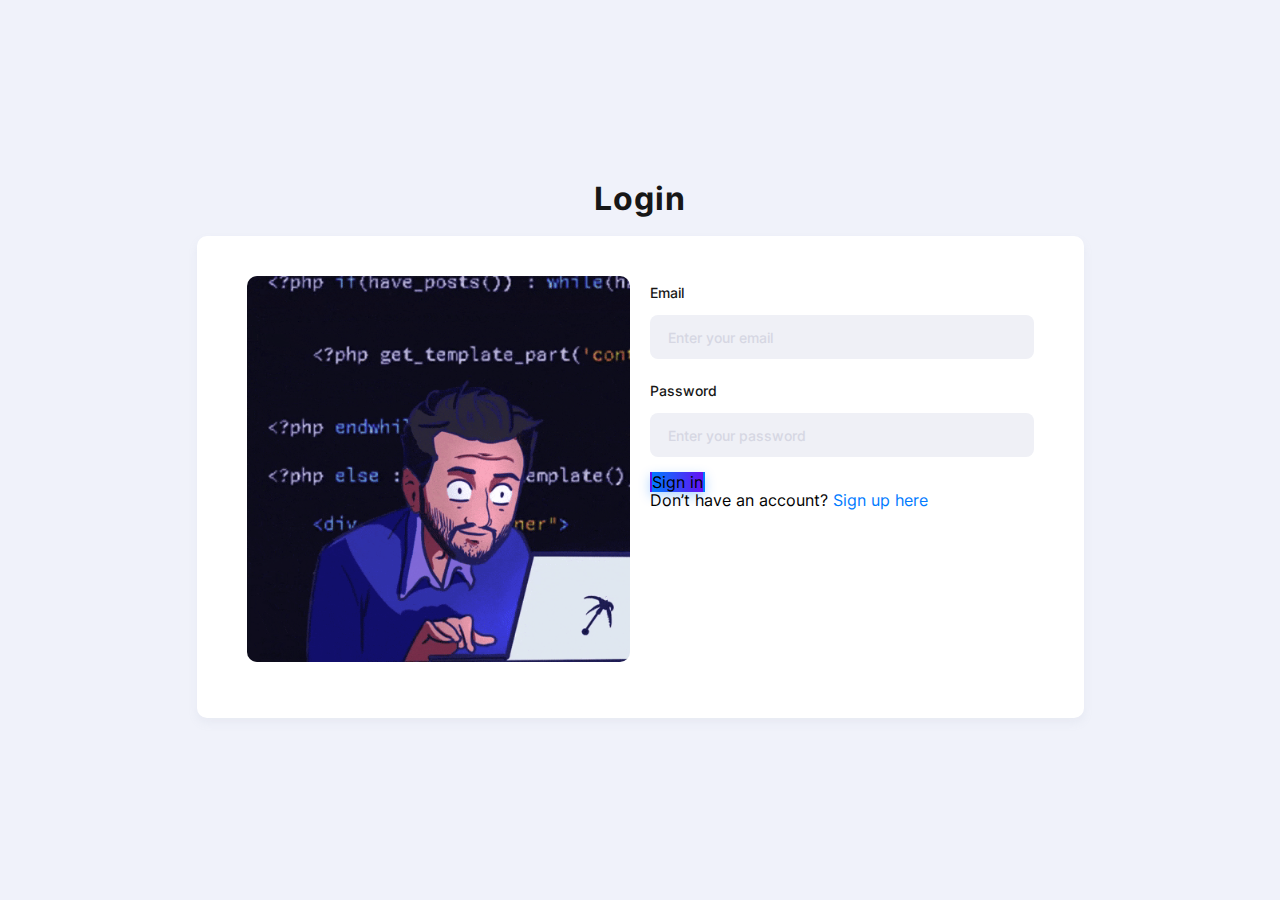
<file: index.html>
<!DOCTYPE html>
<html lang="en">

<head>
    <meta charset="UTF-8">
    <meta http-equiv="X-UA-Compatible" content="IE=edge">
    <meta name="viewport" content="width=device-width, initial-scale=1.0">
    <meta http-equiv="Cache-Control" content="no-cache, no-store, must-revalidate" />
    <meta http-equiv="Pragma" content="no-cache" />
    <meta http-equiv="Expires" content="0" />
    <title>Admin Dashboard | Dashboard</title>
    <link href="https://cdn.jsdelivr.net/npm/bootstrap@5.3.8/dist/css/bootstrap.min.css" rel="stylesheet"
        integrity="sha384-sRIl4kxILFvY47J16cr9ZwB07vP4J8+LH7qKQnuqkuIAvNWLzeN8tE5YBujZqJLB" crossorigin="anonymous">
    <!-- Favicon -->
    <link rel="shortcut icon" href="./img/svg/logo.svg" type="image/x-icon">
    <!-- Custom styles -->
    <link rel="stylesheet" href="./css/style.css">
    <style>
        .custom-card {
            border-radius: 24px;
            overflow: hidden;
            border: none;
            background: linear-gradient(145deg, #ffffff, #f8f9fa);
            box-shadow: 0 20px 60px rgba(0, 0, 0, 0.08);
            transition: all 0.4s cubic-bezier(0.175, 0.885, 0.32, 1.275);
            position: relative;
        }

        .custom-card::before {
            content: '';
            position: absolute;
            top: 0;
            left: 0;
            right: 0;
            bottom: 0;
            border-radius: 24px;
            padding: 2px;
            background: linear-gradient(145deg, #667eea, #764ba2, #f093fb);
            -webkit-mask: linear-gradient(#fff 0 0) content-box, linear-gradient(#fff 0 0);
            -webkit-mask-composite: xor;
            mask-composite: exclude;
            opacity: 0;
            transition: opacity 0.4s ease;
        }

        .custom-card:hover::before {
            opacity: 1;
        }

        .custom-card:hover {
            transform: translateY(-12px) scale(1.02);
            box-shadow: 0 30px 80px rgba(102, 126, 234, 0.25);
        }

        .card-img-wrapper {
            position: relative;
            overflow: hidden;
            height: 300px;
        }

        .card-overlay {
            position: absolute;
            top: 0;
            left: 0;
            right: 0;
            bottom: 0;
            background: linear-gradient(180deg, rgba(0, 0, 0, 0) 0%, rgba(0, 0, 0, 0.3) 100%);
            opacity: 0;
            transition: opacity 0.4s ease;
        }

        .custom-card:hover .card-overlay {
            opacity: 1;
        }

        .custom-card .card-img {
            width: 100%;
            height: 100%;
            object-fit: cover;
            transition: transform 0.6s cubic-bezier(0.175, 0.885, 0.32, 1.275);
            filter: brightness(1);
        }

        .custom-card:hover .card-img {
            transform: scale(1.15) rotate(2deg);
            filter: brightness(1.1);
        }

        .category-badge {
            position: absolute;
            top: 20px;
            left: 20px;
            background: linear-gradient(135deg, rgba(255, 255, 255, 0.95) 0%, rgba(255, 255, 255, 0.85) 100%);
            backdrop-filter: blur(20px) saturate(180%);
            -webkit-backdrop-filter: blur(20px) saturate(180%);
            color: #667eea;
            padding: 10px 20px;
            border-radius: 100px;
            font-size: 11px;
            font-weight: 700;
            text-transform: uppercase;
            letter-spacing: 1.2px;
            box-shadow: 0 8px 32px rgba(0, 0, 0, 0.15);
            border: 1px solid rgba(255, 255, 255, 0.5);
            z-index: 2;
            transition: all 0.3s ease;
        }

        .custom-card:hover .category-badge {
            transform: translateY(-4px) scale(1.05);
            box-shadow: 0 12px 40px rgba(102, 126, 234, 0.3);
            background: linear-gradient(135deg, #667eea 0%, #764ba2 100%);
            color: white;
        }

        .custom-card .card-body {
            padding: 28px;
            background: white;
        }

        .custom-card h1 {
            font-size: 22px;
            font-weight: 800;
            color: #1a202c;
            line-height: 1.4;
            margin-bottom: 12px;
            background: linear-gradient(135deg, #1a202c 0%, #4a5568 100%);
            -webkit-background-clip: text;
            -webkit-text-fill-color: transparent;
            background-clip: text;
        }

        .custom-card p {
            color: #718096;
            font-size: 15px;
            line-height: 1.7;
            font-weight: 400;
        }

        .custom-card .author-info img {
            border: 3px solid #e2e8f0;
            transition: all 0.3s ease;
            box-shadow: 0 4px 12px rgba(0, 0, 0, 0.1);
        }

        .custom-card:hover .author-info img {
            border-color: #667eea;
            transform: scale(1.1);
            box-shadow: 0 6px 20px rgba(102, 126, 234, 0.3);
        }

        .btn-modern {
            background: linear-gradient(135deg, #667eea 0%, #764ba2 100%);
            border: none;
            border-radius: 100px;
            padding: 12px 28px;
            font-weight: 700;
            font-size: 13px;
            letter-spacing: 0.5px;
            text-transform: uppercase;
            transition: all 0.3s cubic-bezier(0.175, 0.885, 0.32, 1.275);
            box-shadow: 0 8px 24px rgba(102, 126, 234, 0.3);
            position: relative;
            overflow: hidden;
        }

        .btn-modern::before {
            content: '';
            position: absolute;
            top: 0;
            left: -100%;
            width: 100%;
            height: 100%;
            background: linear-gradient(90deg, transparent, rgba(255, 255, 255, 0.3), transparent);
            transition: left 0.5s ease;
        }

        .btn-modern:hover::before {
            left: 100%;
        }

        .btn-modern:hover {
            transform: translateY(-4px) scale(1.05);
            box-shadow: 0 12px 40px rgba(102, 126, 234, 0.5);
            background: linear-gradient(135deg, #764ba2 0%, #667eea 100%);
        }

        .btn-modern:active {
            transform: translateY(-2px) scale(1.02);
        }
    </style>
</head>

<body>
    <div class="layer"></div>
    <!-- ! Body -->
    <a class="skip-link sr-only" href="#skip-target">Skip to content</a>
    <div class="page-flex">
        <!-- ! Sidebar -->
        <aside class="sidebar">
            <div class="sidebar-start">
                <div class="sidebar-head">
                    <a href="/" class="logo-wrapper" title="Home">
                        <span class="sr-only">Home</span>
                        <span class="icon logo" aria-hidden="true"></span>
                        <div class="logo-text">
                            <span class="logo-title">Admin</span>
                            <span class="logo-subtitle">Dashboard</span>
                        </div>
                    </a>
                    <button class="sidebar-toggle transparent-btn" title="Menu" type="button">
                        <span class="sr-only">Toggle menu</span>
                        <span class="icon menu-toggle" aria-hidden="true"></span>
                    </button>
                </div>
                <div class="sidebar-body">
                    <ul class="sidebar-body-menu">
                        <li>
                            <a class="active" href="/"><span class="icon home" aria-hidden="true"></span>Dashboard</a>
                        </li>
                        <li>
                            <a class="show-cat-btn" href="##">
                                <span class="icon document" aria-hidden="true"></span>My Articles
                                <span class="category__btn transparent-btn" title="Open list">
                                    <span class="sr-only">Open list</span>
                                    <span class="icon arrow-down" aria-hidden="true"></span>
                                </span>
                            </a>
                            <ul class="cat-sub-menu">
                                <li>
                                    <a href="all_articles.html">All Articles</a>
                                </li>
                                <li>
                                    <a href="create_article.html">Create Article</a>
                                </li>
                            </ul>
                        </li>
                        <li>
                            <a class="show-cat-btn" href="##">
                                <span class="icon folder" aria-hidden="true"></span>Categories
                                <span class="category__btn transparent-btn" title="Open list">
                                    <span class="sr-only">Open list</span>
                                    <span class="icon arrow-down" aria-hidden="true"></span>
                                </span>
                            </a>
                            <ul class="cat-sub-menu">
                                <li>
                                    <a href="categories.html">All categories</a>
                                </li>
                            </ul>
                        </li>
                    </ul>
                </div>
            </div>
            <div class="sidebar-footer">
                <a href="##" class="sidebar-user" id="sidebar-user">

                </a>
            </div>

        </aside>
        <div class="main-wrapper">
            <!-- ! Main nav -->
            <nav class="main-nav--bg">
                <div class="container main-nav">
                    <div class="main-nav-start">
                        <div class="search-wrapper">
                            <i data-feather="search" aria-hidden="true"></i>
                            <input type="text" id="searchInput" placeholder="Enter keywords ..." required>
                        </div>
                    </div>
                    <div class="main-nav-end">
                        <button class="sidebar-toggle transparent-btn" title="Menu" type="button">
                            <span class="sr-only">Toggle menu</span>
                            <span class="icon menu-toggle--gray" aria-hidden="true"></span>
                        </button>
                        <div class="lang-switcher-wrapper">
                            <button class="lang-switcher transparent-btn" type="button">
                                EN
                                <i data-feather="chevron-down" aria-hidden="true"></i>
                            </button>
                            <ul class="lang-menu dropdown">
                                <li><a href="##">English</a></li>
                                <li><a href="##">French</a></li>
                                <li><a href="##">Uzbek</a></li>
                            </ul>
                        </div>
                        <button class="theme-switcher gray-circle-btn" type="button" title="Switch theme">
                            <span class="sr-only">Switch theme</span>
                            <i class="sun-icon" data-feather="sun" aria-hidden="true"></i>
                            <i class="moon-icon" data-feather="moon" aria-hidden="true"></i>
                        </button>
                        <div class="notification-wrapper">
                            <button class="gray-circle-btn dropdown-btn" title="To messages" type="button">
                                <span class="sr-only">To messages</span>
                                <span class="icon notification active" aria-hidden="true"></span>
                            </button>
                            <ul class="users-item-dropdown notification-dropdown dropdown">
                                <li>
                                    <a href="##">
                                        <div class="notification-dropdown-icon info">
                                            <i data-feather="check"></i>
                                        </div>
                                        <div class="notification-dropdown-text">
                                            <span class="notification-dropdown__title">System just updated</span>
                                            <span class="notification-dropdown__subtitle">The system has been
                                                successfully upgraded. Read more
                                                here.</span>
                                        </div>
                                    </a>
                                </li>
                                <li>
                                    <a href="##">
                                        <div class="notification-dropdown-icon danger">
                                            <i data-feather="info" aria-hidden="true"></i>
                                        </div>
                                        <div class="notification-dropdown-text">
                                            <span class="notification-dropdown__title">The cache is full!</span>
                                            <span class="notification-dropdown__subtitle">Unnecessary caches take up a
                                                lot of memory space and
                                                interfere ...</span>
                                        </div>
                                    </a>
                                </li>
                                <li>
                                    <a href="##">
                                        <div class="notification-dropdown-icon info">
                                            <i data-feather="check" aria-hidden="true"></i>
                                        </div>
                                        <div class="notification-dropdown-text">
                                            <span class="notification-dropdown__title">New Subscriber here!</span>
                                            <span class="notification-dropdown__subtitle">A new subscriber has
                                                subscribed.</span>
                                        </div>
                                    </a>
                                </li>
                                <li>
                                    <a class="link-to-page" href="##">Go to Notifications page</a>
                                </li>
                            </ul>
                        </div>
                        <div class="nav-user-wrapper">
                            <button href="##" class="nav-user-btn dropdown-btn" title="My profile" type="button">
                                <span class="sr-only">My profile</span>
                                <span class="nav-user-img" id="nav-user-img">

                                </span>
                            </button>
                            <ul class="users-item-dropdown nav-user-dropdown dropdown">
                                <li><a href="profile.html">
                                        <i data-feather="user" aria-hidden="true"></i>
                                        <span>Profile</span>
                                    </a></li>
                                <li>
                                    <a class="danger" onclick="logout()">
                                        <i data-feather="log-out" aria-hidden="true"></i>
                                        <span>Log out</span>
                                    </a>
                                </li>
                            </ul>
                        </div>
                    </div>
                </div>
            </nav>
            <main class="main users chart-page">
                <div class="container">
                    <h1 class="main-title">All Articles</h1>
                    <div class="row gy-3" id="card">

                    </div>
                    <div class="my-3 d-flex justify-content-center">
                        <button type="submit" id="loadMoreBtn" class="btn btn-primary btn-modern"
                            onclick="loadMore()">Load More</button>
                    </div>
                </div>
            </main>
            <!-- ! Footer -->
            <footer class="footer">
                <div class="container footer--flex">
                    <div class="footer-start">
                        <p>2025 © Admin Dashboard - <a href="#" target="_blank"
                                rel="noopener noreferrer">Admin-dashboard.com</a></p>
                    </div>
                    <ul class="footer-end">
                        <li><a href="##">About</a></li>
                        <li><a href="##">Support</a></li>
                        <li><a href="##">Puchase</a></li>
                    </ul>
                </div>
            </footer>
        </div>
    </div>

    <!-- <script>
        let page = 1;
        let perPage = 9;
        let authToken = localStorage.getItem("authToken");
        if (!authToken) {
            window.location.href = "login.html";
        }
        function getAllArticle() {
            fetch(`http://blogs.csm.linkpc.net/api/v1/articles?_page=${page}&_per_page=${perPage}&sortBy=createdAt&sortDir=desc`, {
                method: "GET",
                headers: {
                    'Authorization': `Bearer ${authToken}`
                }
            })
                .then(res => res.json())
                .then(data => {
                    let items = data.data.items;

                    items.forEach(element => {
                        document.getElementById("card").innerHTML += `
                <div class="col-12 col-md-6 col-lg-4">
                    <div class="card custom-card">
                        <div class="card-img-wrapper position-relative">
                            <img src="${element.thumbnail}" class="card-img" alt="Photo">
                            <span class="category-badge position-absolute top-0 start-0 m-2 px-2 py-1 rounded">
                                ${element.category ? element.category.name : "NULL"}
                            </span>
                        </div>
                        <div class="card-body">
                            <h1 class="py-2">${element.title}</h1>
                            <div class="d-flex justify-content-between align-items-center mt-4">
                                <div class="d-flex align-items-center author-info">
                                    <img src="${element.creator.avatar}" alt=""
                                        class="rounded-circle bg-primary" width="40" height="40">
                                    <small class="ms-2 text-muted">
                                        ${element.creator.firstName} ${element.creator.lastName}
                                    </small>
                                </div>
                                <button class="btn btn-primary btn-modern" onclick="toDetail(${element.id})">
                                    View Detail
                                </button>
                            </div>
                        </div>
                    </div>
                </div>
                `;
                    });

                    if (items.length < perPage) {
                        document.getElementById("loadMoreBtn").style.display = "none";
                    }
                })
                .catch(err => console.error("Error:", err));
        }

        let searchInput = document.getElementById("searchInput");
        searchInput.addEventListener("input", function () {
            const keyword = this.value.toLowerCase();

            const cards = document.querySelectorAll("#card .card");

            cards.forEach(card => {
                const title = card.querySelector("h1").textContent.toLowerCase();

                if (title.includes(keyword)) {
                    card.parentElement.style.display = "block";
                } else {
                    card.parentElement.style.display = "none";
                }
            });
        });


        let sidebarUser = document.getElementById("sidebar-user");
        let navUserImage = document.getElementById("nav-user-img");
        function loadsidebarUser() {
            fetch(`http://blogs.csm.linkpc.net/api/v1/auth/profile`, {
                method: "GET",
                headers: {
                    'Authorization': `Bearer ${authToken}`
                }
            })
                .then(res => res.json())
                .then(data => {
                    sidebarUser.innerHTML = `
                    <span class="sidebar-user-img" id="sidebar-user-img">
                        <picture>
                            
                            <img src="${data.data.avatar}" alt="User name">
                        </picture>
                    </span>
                    <div class="sidebar-user-info" id="sidebar-user-info">
                        <span class="sidebar-user__title">${data.data.firstName + " " + data.data.lastName}</span>
                    </div>
                    `
                    navUserImage.innerHTML = `
                            <picture>
                                <img src="${data.data.avatar}" alt="User name">
                            </picture>
                        `
                })
        }
        loadsidebarUser();
        getAllArticle(page);

        function loadMore() {
            page++;
            getAllArticle(page);
        }
        function logout() {
            fetch(`http://blogs.csm.linkpc.net/api/v1/auth/logout`, {
                method: "DELETE",
                headers: {
                    'Authorization': `Bearer ${authToken}`
                }
            }).then(res => res.json())
                .then(res => {
                    if (res.status === 401) {
                        localStorage.removeItem("authToken");
                        window.location.href = "login.html";
                    }
                    return res.json();
                })

        }



        function toDetail(id) {
            sessionStorage.setItem("detail-id", id);
            location.href = "detail_articles.html";
        }



    </script> -->
    <!-- Chart library -->
    <script src="./plugins/chart.min.js"></script>
    <!-- Icons library -->
    <script src="plugins/feather.min.js"></script>
    <!-- Custom scripts -->
    <script src="js/script.js"></script>
    <script src="js/articles_dashboard.js"></script>
    
</body>

</html>
</file>
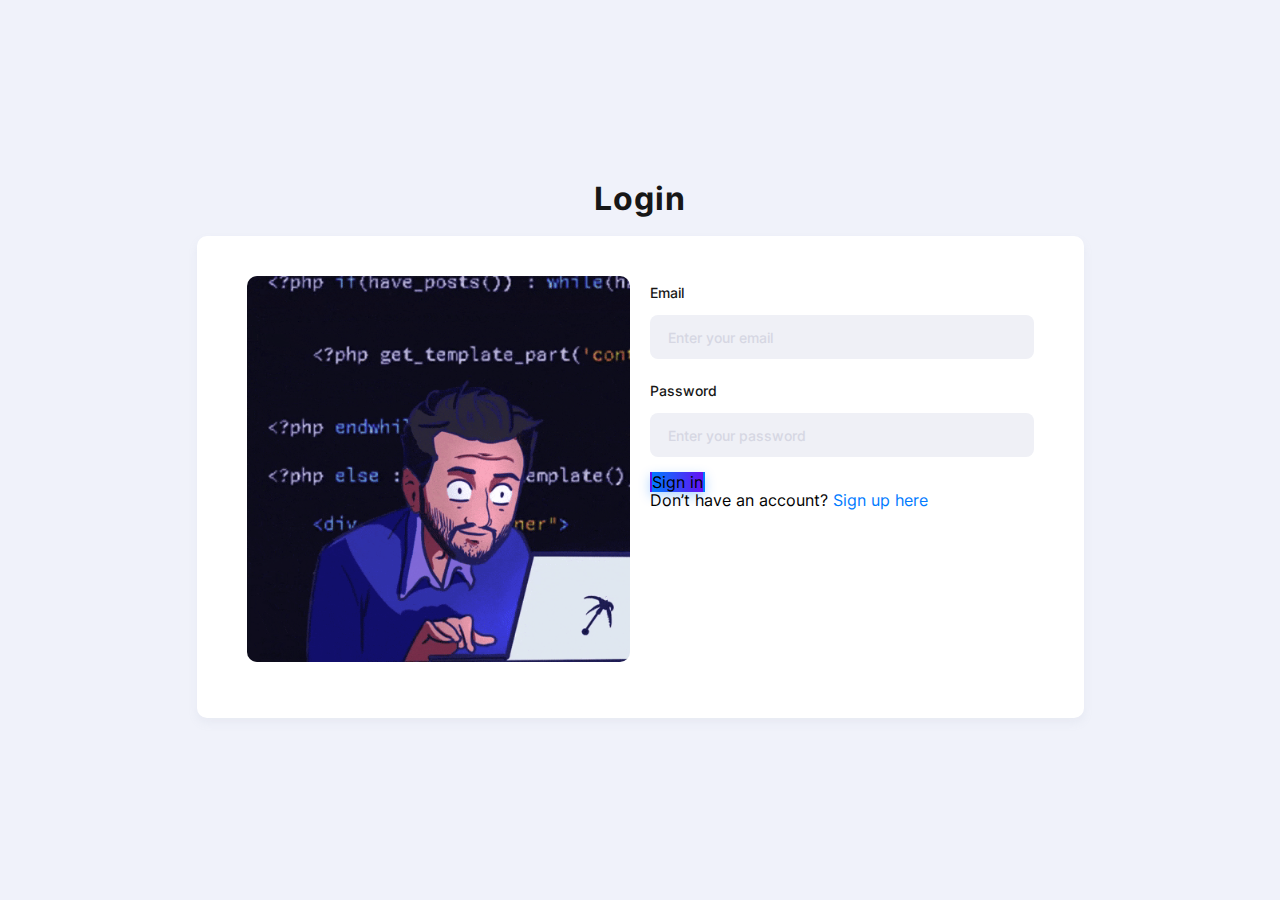
<file: detail_articles.html>
<!DOCTYPE html>
<html lang="en">

<head>
    <meta charset="UTF-8">
    <meta name="viewport" content="width=device-width, initial-scale=1.0">
    <meta http-equiv="Cache-Control" content="no-cache, no-store, must-revalidate" />
    <meta http-equiv="Pragma" content="no-cache" />
    <meta http-equiv="Expires" content="0" />
    <title>Article Detail</title>
    <link href="https://cdn.jsdelivr.net/npm/bootstrap@5.3.8/dist/css/bootstrap.min.css" rel="stylesheet"
        integrity="sha384-sRIl4kxILFvY47J16cr9ZwB07vP4J8+LH7qKQnuqkuIAvNWLzeN8tE5YBujZqJLB" crossorigin="anonymous">
    <!-- Favicon -->
    <link rel="shortcut icon" href="./img/svg/logo.svg" type="image/x-icon">
    <!-- Custom styles -->
    <link rel="stylesheet" href="./css/style.css">
    <!-- Font Awesome -->
    <link rel="stylesheet" href="https://cdnjs.cloudflare.com/ajax/libs/font-awesome/6.4.0/css/all.min.css">
    <style>
        :root {
            --primary: #667eea;
            --primary-dark: #5a6fd8;
            --secondary: #764ba2;
            --dark: #1a202c;
            --gray: #718096;
            --light-gray: #e2e8f0;
            --light: #f8f9fa;
        }

        body {
            background-color: #f5f7fa;
            font-family: 'Inter', -apple-system, BlinkMacSystemFont, sans-serif;
        }

        .article-detail-card {
            background: white;
            border-radius: 24px;
            overflow: hidden;
            box-shadow: 0 10px 40px rgba(0, 0, 0, 0.08);
            transition: all 0.3s ease;
            border: none;
            margin-bottom: 2rem;
        }

        .article-detail-card:hover {
            box-shadow: 0 20px 60px rgba(0, 0, 0, 0.12);
            transform: translateY(-5px);
        }

        .article-hero {
            position: relative;
            height: 60vh;
            width: 100%;
            overflow: hidden;
        }

        .article-hero img {
            width: 100%;
            height: 100%;
            object-fit: cover;
            transition: transform 0.8s ease;
        }

        .article-hero:hover img {
            transform: scale(1.05);
        }

        .article-overlay {
            position: absolute;
            bottom: 0;
            left: 0;
            right: 0;
            background: linear-gradient(to top, rgba(0, 0, 0, 0.8) 0%, transparent 100%);
            padding: 2.5rem;
            color: white;
        }

        .article-category {
            display: inline-block;
            background: rgba(255, 255, 255, 0.95);
            color: var(--primary);
            padding: 8px 20px;
            border-radius: 100px;
            font-size: 12px;
            font-weight: 700;
            text-transform: uppercase;
            letter-spacing: 1px;
            margin-bottom: 1rem;
            backdrop-filter: blur(10px);
            box-shadow: 0 4px 20px rgba(0, 0, 0, 0.1);
        }

        .article-title {
            font-size: 2.2rem;
            font-weight: 800;
            line-height: 1.3;
            margin-bottom: 0.5rem;
            color: white;
        }

        .article-body {
            padding: 2.5rem;
        }

        .article-content {
            font-size: 1.1rem;
            line-height: 1.7;
            color: var(--dark);
            margin-bottom: 2rem;
        }

        .article-meta {
            display: flex;
            align-items: center;
            padding-top: 1.5rem;
            border-top: 1px solid var(--light-gray);
        }

        .author-avatar {
            width: 50px;
            height: 50px;
            border-radius: 50%;
            overflow: hidden;
            margin-right: 1rem;
            border: 3px solid var(--light-gray);
            transition: all 0.3s ease;
        }

        .author-avatar img {
            width: 100%;
            height: 100%;
            object-fit: cover;
        }

        .article-meta:hover .author-avatar {
            border-color: var(--primary);
            transform: scale(1.05);
        }

        .author-info {
            flex: 1;
        }

        .author-name {
            font-weight: 600;
            color: var(--dark);
            margin-bottom: 0.2rem;
        }

        .article-date {
            font-size: 0.9rem;
            color: var(--gray);
        }

        .article-actions {
            display: flex;
            gap: 0.75rem;
        }

        .btn-action {
            width: 40px;
            height: 40px;
            border-radius: 50%;
            display: flex;
            align-items: center;
            justify-content: center;
            background: var(--light);
            color: var(--gray);
            border: none;
            transition: all 0.3s ease;
        }

        .btn-action:hover {
            background: var(--primary);
            color: white;
            transform: translateY(-2px);
            box-shadow: 0 5px 15px rgba(102, 126, 234, 0.4);
        }

        /* Responsive adjustments */
        @media (max-width: 768px) {
            .article-hero {
                height: 300px;
            }

            .article-title {
                font-size: 1.8rem;
            }

            .article-body {
                padding: 1.5rem;
            }

            .article-overlay {
                padding: 1.5rem;
            }
        }

        @media (max-width: 576px) {
            .article-hero {
                height: 250px;
            }

            .article-title {
                font-size: 1.5rem;
            }
        }
    </style>
</head>

<body>
    <div class="layer"></div>
    <!-- ! Body -->
    <a class="skip-link sr-only" href="#skip-target">Skip to content</a>
    <div class="page-flex">
        <!-- ! Sidebar -->
        <aside class="sidebar">
            <div class="sidebar-start">
                <div class="sidebar-head">
                    <a href="/" class="logo-wrapper" title="Home">
                        <span class="sr-only">Home</span>
                        <span class="icon logo" aria-hidden="true"></span>
                        <div class="logo-text">
                            <span class="logo-title">Admin</span>
                            <span class="logo-subtitle">Dashboard</span>
                        </div>
                    </a>
                    <button class="sidebar-toggle transparent-btn" title="Menu" type="button">
                        <span class="sr-only">Toggle menu</span>
                        <span class="icon menu-toggle" aria-hidden="true"></span>
                    </button>
                </div>
                <div class="sidebar-body">
                    <ul class="sidebar-body-menu">
                        <li>
                            <a class="active" href="/"><span class="icon home" aria-hidden="true"></span>Dashboard</a>
                        </li>
                        <li>
                            <a class="show-cat-btn" href="##">
                                <span class="icon document" aria-hidden="true"></span>My Articles
                                <span class="category__btn transparent-btn" title="Open list">
                                    <span class="sr-only">Open list</span>
                                    <span class="icon arrow-down" aria-hidden="true"></span>
                                </span>
                            </a>
                            <ul class="cat-sub-menu">
                                <li>
                                    <a href="all_articles.html">All Articles</a>
                                </li>
                                <li>
                                    <a href="create_article.html">Create Article</a>
                                </li>
                            </ul>
                        </li>
                        <li>
                            <a class="show-cat-btn" href="##">
                                <span class="icon folder" aria-hidden="true"></span>Categories
                                <span class="category__btn transparent-btn" title="Open list">
                                    <span class="sr-only">Open list</span>
                                    <span class="icon arrow-down" aria-hidden="true"></span>
                                </span>
                            </a>
                            <ul class="cat-sub-menu">
                                <li>
                                    <a href="categories.html">All categories</a>
                                </li>
                            </ul>
                        </li>
                    </ul>
                </div>
            </div>
            <div class="sidebar-footer">
                <a href="##" class="sidebar-user" id="sidebar-user">

                </a>
            </div>
        </aside>
        <div class="main-wrapper">
            <!-- ! Main nav -->
            <nav class="main-nav--bg">
                <div class="container main-nav">
                    <div class="main-nav-start">
                        <div class="search-wrapper">
                            <i data-feather="search" aria-hidden="true"></i>
                            <input type="text" placeholder="Enter keywords ..." required>
                        </div>
                    </div>
                    <div class="main-nav-end">
                        <button class="sidebar-toggle transparent-btn" title="Menu" type="button">
                            <span class="sr-only">Toggle menu</span>
                            <span class="icon menu-toggle--gray" aria-hidden="true"></span>
                        </button>
                        <div class="lang-switcher-wrapper">
                            <button class="lang-switcher transparent-btn" type="button">
                                EN
                                <i data-feather="chevron-down" aria-hidden="true"></i>
                            </button>
                            <ul class="lang-menu dropdown">
                                <li><a href="##">English</a></li>
                                <li><a href="##">French</a></li>
                                <li><a href="##">Uzbek</a></li>
                            </ul>
                        </div>
                        <button class="theme-switcher gray-circle-btn" type="button" title="Switch theme">
                            <span class="sr-only">Switch theme</span>
                            <i class="sun-icon" data-feather="sun" aria-hidden="true"></i>
                            <i class="moon-icon" data-feather="moon" aria-hidden="true"></i>
                        </button>
                        <div class="notification-wrapper">
                            <button class="gray-circle-btn dropdown-btn" title="To messages" type="button">
                                <span class="sr-only">To messages</span>
                                <span class="icon notification active" aria-hidden="true"></span>
                            </button>
                            <ul class="users-item-dropdown notification-dropdown dropdown">
                                <li>
                                    <a href="##">
                                        <div class="notification-dropdown-icon info">
                                            <i data-feather="check"></i>
                                        </div>
                                        <div class="notification-dropdown-text">
                                            <span class="notification-dropdown__title">System just updated</span>
                                            <span class="notification-dropdown__subtitle">The system has been
                                                successfully upgraded. Read more
                                                here.</span>
                                        </div>
                                    </a>
                                </li>
                                <li>
                                    <a href="##">
                                        <div class="notification-dropdown-icon danger">
                                            <i data-feather="info" aria-hidden="true"></i>
                                        </div>
                                        <div class="notification-dropdown-text">
                                            <span class="notification-dropdown__title">The cache is full!</span>
                                            <span class="notification-dropdown__subtitle">Unnecessary caches take up a
                                                lot of memory space and
                                                interfere ...</span>
                                        </div>
                                    </a>
                                </li>
                                <li>
                                    <a href="##">
                                        <div class="notification-dropdown-icon info">
                                            <i data-feather="check" aria-hidden="true"></i>
                                        </div>
                                        <div class="notification-dropdown-text">
                                            <span class="notification-dropdown__title">New Subscriber here!</span>
                                            <span class="notification-dropdown__subtitle">A new subscriber has
                                                subscribed.</span>
                                        </div>
                                    </a>
                                </li>
                                <li>
                                    <a class="link-to-page" href="##">Go to Notifications page</a>
                                </li>
                            </ul>
                        </div>
                        <div class="nav-user-wrapper">
                            <button href="##" class="nav-user-btn dropdown-btn" title="My profile" type="button">
                                <span class="sr-only">My profile</span>
                                <span class="nav-user-img" id="nav-user-img">

                                </span>
                            </button>
                            <ul class="users-item-dropdown nav-user-dropdown dropdown">
                                <li><a href="profile.html">
                                        <i data-feather="user" aria-hidden="true"></i>
                                        <span>Profile</span>
                                    </a></li>
                                <li>
                                    <a class="danger" onclick="logout()">
                                        <i data-feather="log-out" aria-hidden="true"></i>
                                        <span>Log out</span>
                                    </a>
                                </li>
                            </ul>
                        </div>
                    </div>
                </div>
            </nav>
            <!-- ! Main -->
            <main class="main users chart-page">
                <div class="container my-5">
                    <div class="row justify-content-center">
                        <div class="c0l-12">
                            <div class="article-detail-card">
                                <div class="article-hero">
                                    <img id="thumbnail" class="card-img" alt="Article thumbnail">
                                    <div class="article-overlay">
                                        <span class="article-category" id="categories"></span>
                                        <h1 class="article-title" id="title"></h1>
                                    </div>
                                </div>
                                <div class="article-body">
                                    <div class="article-content" id="content"></div>
                                    <div class="article-meta">
                                        <div class="author-avatar">
                                            <img id="avatar" alt="Author avatar">
                                        </div>
                                        <div class="author-info">
                                            <div class="author-name" id="name"></div>
                                            <div class="article-date" id="date"></div>
                                        </div>
                                        <div class="article-actions">
                                            <button class="btn-action" title="Share">
                                                <i class="fas fa-share-alt"></i>
                                            </button>
                                            <button class="btn-action" title="Bookmark">
                                                <i class="far fa-bookmark"></i>
                                            </button>
                                        </div>
                                    </div>
                                </div>
                            </div>
                        </div>
                    </div>
                </div>
            </main>
            <!-- ! Footer -->
            <footer class="footer">
                <div class="container footer--flex">
                    <div class="footer-start">
                        <p>2025 © Admin Dashboard - <a href="#" target="_blank"
                                rel="noopener noreferrer">Admin-dashboard.com</a></p>
                    </div>
                    <ul class="footer-end">
                        <li><a href="##">About</a></li>
                        <li><a href="##">Support</a></li>
                        <li><a href="##">Puchase</a></li>
                    </ul>
                </div>
            </footer>
        </div>
    </div>

    
    <!-- Chart library -->
    <script src="./plugins/chart.min.js"></script>
    <!-- Icons library -->
    <script src="plugins/feather.min.js"></script>
    <!-- Custom scripts -->
    <script src="js/script.js"></script>
    <script src="js/detail.js"></script>
</body>

</html>
</file>
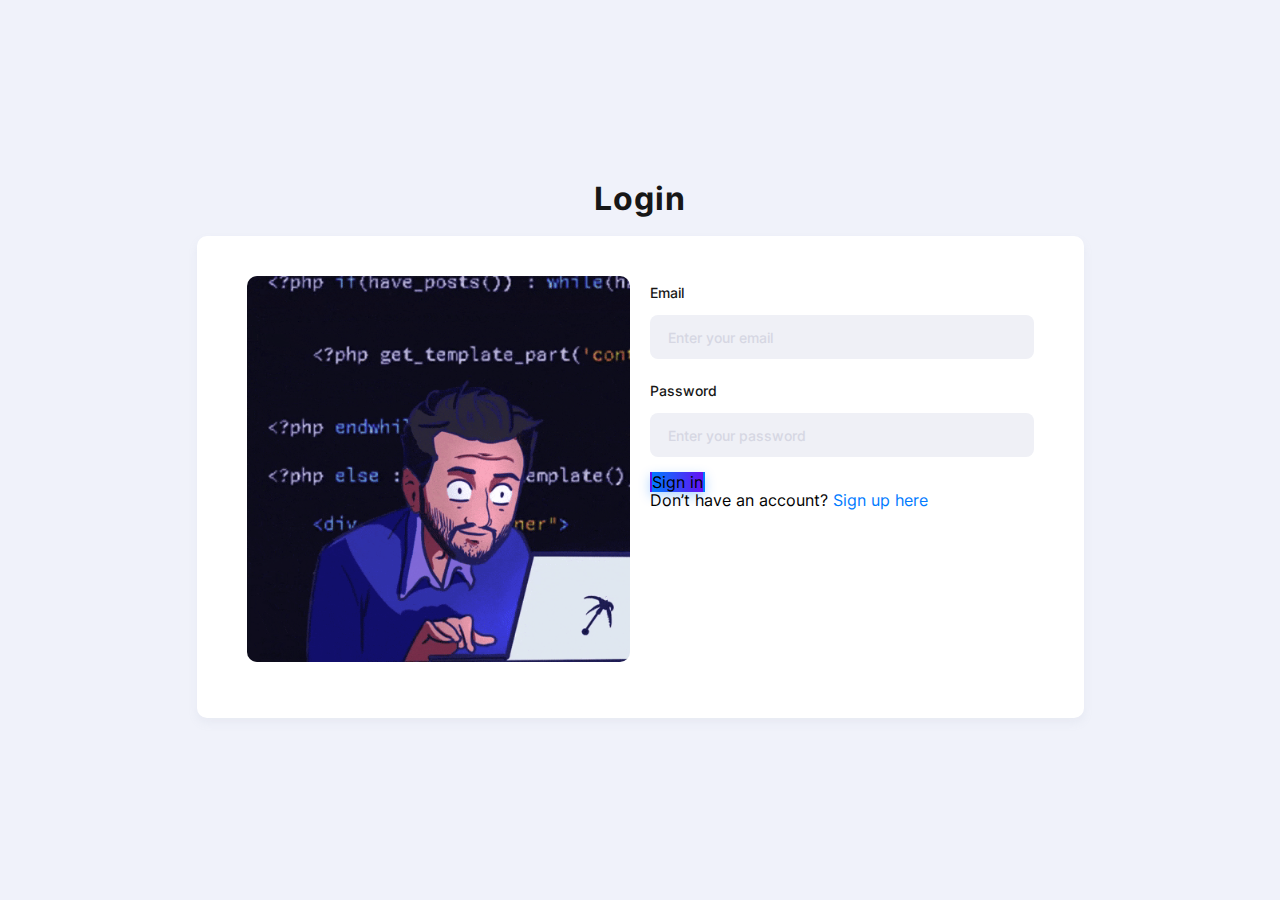
<file: login.html>
<!DOCTYPE html>
<html lang="en">

<head>
    <meta charset="UTF-8">
    <meta http-equiv="X-UA-Compatible" content="IE=edge">
    <meta name="viewport" content="width=device-width, initial-scale=1.0">
    <title>Admin Dashboard | Sign in</title>
    <!-- Favicon -->
    <link rel="shortcut icon" href="./img/svg/logo.svg" type="image/x-icon">
    <!-- Custom styles -->
    <link rel="stylesheet" href="./css/style.css">
    <link href="https://cdn.jsdelivr.net/npm/bootstrap@5.3.8/dist/css/bootstrap.min.css" rel="stylesheet"
        integrity="sha384-sRIl4kxILFvY47J16cr9ZwB07vP4J8+LH7qKQnuqkuIAvNWLzeN8tE5YBujZqJLB" crossorigin="anonymous">
    <style>
        .toast-container {
            z-index: 1055;
        }

        .toast-success {
            background: linear-gradient(90deg, #00c851, #007e33);
            color: #fff !important;
            box-shadow: 0 0 15px rgba(0, 200, 81, 0.6);
        }

        .toast-error {
            background: linear-gradient(90deg, #ff4444, #cc0000);
            color: #fff !important;
            box-shadow: 0 0 15px rgba(255, 68, 68, 0.6);
        }

        .toast {
            opacity: 0;
            transition: opacity 0.3s ease-in-out;
        }

        .toast.show {
            opacity: 1;
            display: block;
            animation: slideUp 0.5s ease;
        }

        .signin-gif {
            border-radius: 10px;
            height: 100%;
        }

        @keyframes slideUp {
            from {
                transform: translateY(150px);
                opacity: 0;
            }

            to {
                transform: translateY(0);
                opacity: 1;
            }
        }

        .signin-btn {
            background: linear-gradient(90deg, #007bff, #6610f2);
            transition: all 0.3s ease-in-out;
            box-shadow: 0 4px 12px rgba(0, 123, 255, 0.3);
        }

        .signin-btn:hover {
            background: linear-gradient(90deg, #6610f2, #007bff);
            transform: translateY(-2px);
            box-shadow: 0 6px 16px rgba(0, 123, 255, 0.4);
        }

        .signin-btn:disabled {
            opacity: 0.8;
            cursor: not-allowed;
            transform: none;
        }

        .signin-btn .spinner-border {
            width: 1rem;
            height: 1rem;
        }
    </style>
</head>

<body>
    <div class="layer"></div>
    <main class="page-center">
        <article class="sign-up">
            <h1 class="sign-up__title">Login</h1>
            <form class="sign-up-form form row" id="signinForm">
                <div class="col-6">
                    <img src="assets/login.gif" class="signin-gif" alt="Funny GIF">
                </div>
                <div class="col-6">
                    <label class="form-label-wrapper">
                        <p class="form-label">Email</p>
                        <input class="form-input" id="email" type="email" placeholder="Enter your email">
                    </label>
                    <label class="form-label-wrapper">
                        <p class="form-label">Password</p>
                        <input class="form-input" id="password" type="password" placeholder="Enter your password">
                    </label>
                    <button type="submit" id="signinBtn"
                        class="btn w-100 py-2 mt-3 fw-semibold d-flex justify-content-center align-items-center text-white border-0 rounded-3 position-relative signin-btn">
                        <span class="btn-text">Sign in</span>
                        <span class="spinner-border spinner-border-sm ms-2 d-none" role="status"
                            aria-hidden="true"></span>
                    </button>
                    <p class="text-center mt-5 mb-0 text-secondary">
                        Don’t have an account?
                        <a href="signup.html" class="text-decoration-none fw-semibold" style="color: #007bff;">
                            Sign up here
                        </a>
                    </p>
                </div>
            </form>
        </article>
    </main>
    <div class="toast-container position-fixed bottom-0 start-50 translate-middle-x p-3">
        <div id="registerToast" class="toast align-items-center border-0 text-white" role="alert" aria-live="assertive"
            aria-atomic="true">
            <div class="d-flex">
                <div class="toast-body" id="toast-body"></div>
            </div>
        </div>
    </div>
    <!-- Chart library -->
    <script src="./plugins/chart.min.js"></script>
    <!-- Icons library -->
    <script src="plugins/feather.min.js"></script>
    <!-- Custom scripts -->
    <script src="https://cdn.jsdelivr.net/npm/bootstrap@5.3.8/dist/js/bootstrap.bundle.min.js"
        integrity="sha384-FKyoEForCGlyvwx9Hj09JcYn3nv7wiPVlz7YYwJrWVcXK/BmnVDxM+D2scQbITxI"
        crossorigin="anonymous"></script>
    <script src="./js/script.js"></script>
    <script src="js/signin.js"></script>
</body>

</html>
</file>
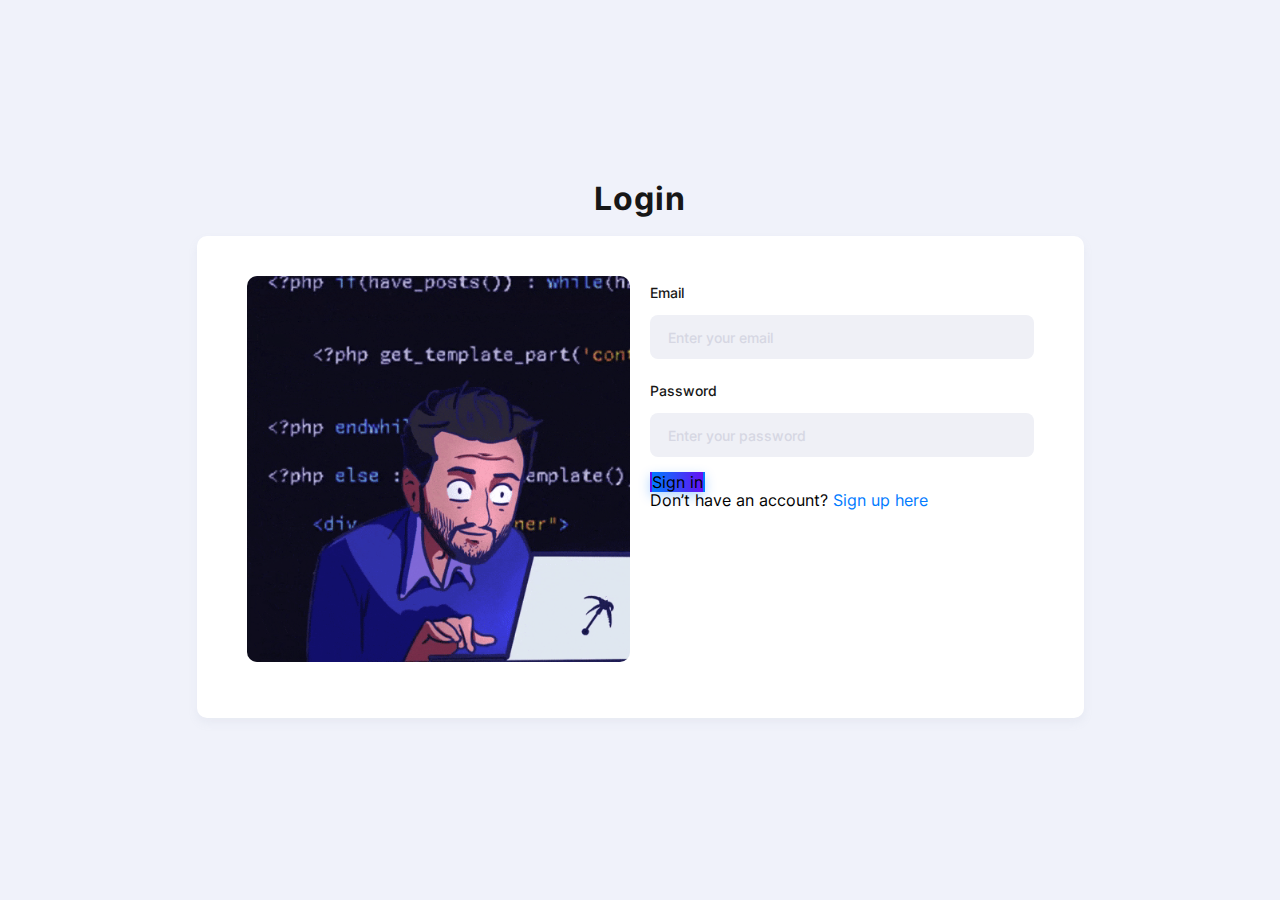
<file: profile.html>
<!DOCTYPE html>
<html lang="en">

<head>
    <meta charset="UTF-8" />
    <meta http-equiv="X-UA-Compatible" content="IE=edge" />
    <meta name="viewport" content="width=device-width, initial-scale=1.0" />
    <meta http-equiv="Cache-Control" content="no-cache, no-store, must-revalidate" />
    <meta http-equiv="Pragma" content="no-cache" />
    <meta http-equiv="Expires" content="0" />
    <title>Admin Dashboard | Dashboard + Profile</title>
    <link rel="shortcut icon" href="./img/svg/logo.svg" type="image/x-icon" />
    <link rel="stylesheet" href="./css/style.css" />

    <style>
        /* Profile card style */
        .profile-card {
            background: #fff;
            border-radius: 12px;
            padding: 32px;
            box-shadow: 0 2px 10px rgba(0, 0, 0, 0.05);
            margin-top: 40px;
        }

        .profile-header {
            display: flex;
            align-items: center;
            gap: 32px;
            border-bottom: 1px solid #e2e8f0;
            padding-bottom: 24px;
            margin-bottom: 24px;
        }

        .avatar-section {
            position: relative;
            width: 130px;
            height: 130px;
        }

        .avatar-wrapper {
            width: 100%;
            height: 100%;
            border-radius: 50%;
            overflow: hidden;
            border: 4px solid #4c6fff;
            display: flex;
            justify-content: center;
            align-items: center;
            background: #f1f5f9;
            position: relative;
        }

        .avatar-wrapper img {
            width: 100%;
            height: 100%;
            object-fit: cover;
        }

        .upload-btn {
            position: absolute;
            bottom: 5px;
            right: 5px;
            background: #4c6fff;
            color: #fff;
            border: none;
            border-radius: 50%;
            width: 38px;
            height: 38px;
            display: flex;
            align-items: center;
            justify-content: center;
            cursor: pointer;
            font-size: 18px;
            box-shadow: 0 2px 5px rgba(0, 0, 0, 0.3);
            transition: all 0.2s;
        }

        .upload-btn:hover {
            background: #3b5bff;
            transform: scale(1.1);
        }

        .form-group {
            margin-bottom: 15px;
        }

        .form-group label {
            display: block;
            font-size: 14px;
            margin-bottom: 6px;
            color: #334155;
        }

        .form-group input {
            width: 100%;
            padding: 10px;
            border: 1px solid #cbd5e1;
            border-radius: 8px;
            font-size: 14px;
        }

        .btn-action {
            display: flex;
            gap: 10px;
            flex-wrap: wrap;
        }

        .btn-delete-avatar {
            background: #ef4444;
            color: white;
            border: none;
            padding: 8px 16px;
            border-radius: 8px;
            font-size: 14px;
            font-weight: 500;
            cursor: pointer;
            transition: all 0.2s;
            display: flex;
            align-items: center;
            gap: 6px;
        }

        .btn-delete-avatar:hover {
            background: #dc2626;
            transform: translateY(-1px);
            box-shadow: 0 4px 12px rgba(239, 68, 68, 0.3);
        }

        .btn-update-profile {
            background: #4c6fff;
            color: white;
            border: none;
            padding: 12px 24px;
            border-radius: 8px;
            font-size: 15px;
            font-weight: 500;
            cursor: pointer;
            transition: all 0.2s;
            display: flex;
            align-items: center;
            gap: 8px;
        }

        .btn-update-profile:hover {
            background: #3b5bff;
            transform: translateY(-2px);
            box-shadow: 0 6px 16px rgba(76, 111, 255, 0.4);
        }

        .alert {
            display: none;
            padding: 12px 20px;
            border-radius: 8px;
            margin-bottom: 20px;
        }

        .alert.show {
            display: block;
        }

        .alert-success {
            background: #dcfce7;
            color: #166534;
        }

        .alert-error {
            background: #fee2e2;
            color: #991b1b;
        }

        .loading-overlay {
            position: fixed;
            top: 0;
            left: 0;
            right: 0;
            bottom: 0;
            background: rgba(0, 0, 0, 0.5);
            display: none;
            align-items: center;
            justify-content: center;
            z-index: 1000;
        }

        .loading-overlay.show {
            display: flex;
        }

        .spinner {
            width: 60px;
            height: 60px;
            border: 5px solid rgba(255, 255, 255, 0.3);
            border-top-color: #fff;
            border-radius: 50%;
            animation: spin 1s linear infinite;
        }

        @keyframes spin {
            to {
                transform: rotate(360deg);
            }
        }
    </style>
</head>

<body>
    <div class="layer"></div>
    <a class="skip-link sr-only" href="#skip-target">Skip to content</a>

    <div class="page-flex">
        <!-- Sidebar -->
        <aside class="sidebar">
            <div class="sidebar-start">
                <div class="sidebar-head">
                    <a href="/" class="logo-wrapper" title="Home">
                        <span class="sr-only">Home</span>
                        <span class="icon logo" aria-hidden="true"></span>
                        <div class="logo-text">
                            <span class="logo-title">Admin</span>
                            <span class="logo-subtitle">Dashboard</span>
                        </div>
                    </a>
                    <button class="sidebar-toggle transparent-btn" title="Menu" type="button">
                        <span class="sr-only">Toggle menu</span>
                        <span class="icon menu-toggle" aria-hidden="true"></span>
                    </button>
                </div>
                <div class="sidebar-body">
                    <ul class="sidebar-body-menu">
                        <li>
                            <a class="active" href="/"><span class="icon home" aria-hidden="true"></span>Dashboard</a>
                        </li>
                        <li>
                            <a class="show-cat-btn" href="##">
                                <span class="icon document" aria-hidden="true"></span>My Articles
                                <span class="category__btn transparent-btn" title="Open list">
                                    <span class="sr-only">Open list</span>
                                    <span class="icon arrow-down" aria-hidden="true"></span>
                                </span>
                            </a>
                            <ul class="cat-sub-menu">
                                <li>
                                    <a href="all_articles.html">All Articles</a>
                                </li>
                                <li>
                                    <a href="create_article.html">Create Article</a>
                                </li>
                            </ul>
                        </li>
                        <li>
                            <a class="show-cat-btn" href="##">
                                <span class="icon folder" aria-hidden="true"></span>Categories
                                <span class="category__btn transparent-btn" title="Open list">
                                    <span class="sr-only">Open list</span>
                                    <span class="icon arrow-down" aria-hidden="true"></span>
                                </span>
                            </a>
                            <ul class="cat-sub-menu">
                                <li>
                                    <a href="categories.html">All categories</a>
                                </li>
                            </ul>
                        </li>
                    </ul>
                </div>
            </div>
            <div class="sidebar-footer">
                <a href="##" class="sidebar-user" id="sidebar-user">
        
                </a>
            </div>
        </aside>

        <!-- Main -->
        <div class="main-wrapper">
            <!-- Navbar -->
            <nav class="main-nav--bg">
                <div class="container main-nav">
                    <div class="main-nav-start">
                        <div class="search-wrapper">
                            <i data-feather="search" aria-hidden="true"></i>
                            <input type="text" placeholder="Enter keywords ..." required>
                        </div>
                    </div>
                    <div class="main-nav-end">
                        <button class="sidebar-toggle transparent-btn" title="Menu" type="button">
                            <span class="sr-only">Toggle menu</span>
                            <span class="icon menu-toggle--gray" aria-hidden="true"></span>
                        </button>
                        <div class="lang-switcher-wrapper">
                            <button class="lang-switcher transparent-btn" type="button">
                                EN
                                <i data-feather="chevron-down" aria-hidden="true"></i>
                            </button>
                            <ul class="lang-menu dropdown">
                                <li><a href="##">English</a></li>
                                <li><a href="##">French</a></li>
                                <li><a href="##">Uzbek</a></li>
                            </ul>
                        </div>
                        <button class="theme-switcher gray-circle-btn" type="button" title="Switch theme">
                            <span class="sr-only">Switch theme</span>
                            <i class="sun-icon" data-feather="sun" aria-hidden="true"></i>
                            <i class="moon-icon" data-feather="moon" aria-hidden="true"></i>
                        </button>
                        <div class="notification-wrapper">
                            <button class="gray-circle-btn dropdown-btn" title="To messages" type="button">
                                <span class="sr-only">To messages</span>
                                <span class="icon notification active" aria-hidden="true"></span>
                            </button>
                            <ul class="users-item-dropdown notification-dropdown dropdown">
                                <li>
                                    <a href="##">
                                        <div class="notification-dropdown-icon info">
                                            <i data-feather="check"></i>
                                        </div>
                                        <div class="notification-dropdown-text">
                                            <span class="notification-dropdown__title">System just updated</span>
                                            <span class="notification-dropdown__subtitle">The system has been
                                                successfully upgraded. Read more
                                                here.</span>
                                        </div>
                                    </a>
                                </li>
                                <li>
                                    <a href="##">
                                        <div class="notification-dropdown-icon danger">
                                            <i data-feather="info" aria-hidden="true"></i>
                                        </div>
                                        <div class="notification-dropdown-text">
                                            <span class="notification-dropdown__title">The cache is full!</span>
                                            <span class="notification-dropdown__subtitle">Unnecessary caches take up a
                                                lot of memory space and
                                                interfere ...</span>
                                        </div>
                                    </a>
                                </li>
                                <li>
                                    <a href="##">
                                        <div class="notification-dropdown-icon info">
                                            <i data-feather="check" aria-hidden="true"></i>
                                        </div>
                                        <div class="notification-dropdown-text">
                                            <span class="notification-dropdown__title">New Subscriber here!</span>
                                            <span class="notification-dropdown__subtitle">A new subscriber has
                                                subscribed.</span>
                                        </div>
                                    </a>
                                </li>
                                <li>
                                    <a class="link-to-page" href="##">Go to Notifications page</a>
                                </li>
                            </ul>
                        </div>
                        <div class="nav-user-wrapper">
                            <button href="##" class="nav-user-btn dropdown-btn" title="My profile" type="button">
                                <span class="sr-only">My profile</span>
                                <span class="nav-user-img" id="nav-user-img">
            
                                </span>
                            </button>
                            <ul class="users-item-dropdown nav-user-dropdown dropdown">
                                <li><a href="profile.html">
                                        <i data-feather="user" aria-hidden="true"></i>
                                        <span>Profile</span>
                                    </a></li>
                                <li><a class="danger" href="login.html">
                                        <i data-feather="log-out" aria-hidden="true"></i>
                                        <span>Log out</span>
                                    </a></li>
                            </ul>
                        </div>
                    </div>
                </div>
            </nav>

            <!-- Dashboard -->
            <main class="main users chart-page" id="skip-target">
                <div class="container">
                    <div class="profile-card" id="profile-section">
                        <div
                            style="display: flex; justify-content: space-between; align-items: center; margin-bottom: 20px;">
                            <h3 class="main-title" style="margin: 0;">My Profile</h3>
                            <button class="btn-delete-avatar" onclick="deleteAvatar()">
                                <span>🗑️</span>
                                <span>Delete Avatar</span>
                            </button>
                        </div>
                        <div id="alertBox" class="alert"></div>

                        <div class="profile-header">
                            <div class="avatar-section">
                                <div class="avatar-wrapper">
                                    <img id="profileAvatar" src="./img/avatar/avatar-illustrated-01.png" alt="Avatar" />
                                    <button class="upload-btn" onclick="triggerFile()">📤</button>
                                </div>
                                <input type="file" id="avatarInput" accept="image/*" style="display:none;" />
                            </div>
                            <div class="profile-info">
                                <h3 id="profileName">Loading...</h3><br>
                                <p id="createdAt" style="color:#64748b;">Loading...</p>
                            </div>
                        </div>

                        <form id="profileForm">
                            <div class="form-group">
                                <label for="firstInput">First Name</label>
                                <input type="text" id="firstInput" name="firstName"
                                    placeholder="Enter your first name" />
                            </div>
                            <div class="form-group">
                                <label for="lastInput">Last Name</label>
                                <input type="text" id="lastInput" name="lastName" placeholder="Enter your last name" />
                            </div>
                            <div class="form-group">
                                <label for="emailInput">Email</label>
                                <input type="email" id="emailInput" name="email" placeholder="Enter your email" />
                            </div>
                        </form>

                        <div class="btn-action">
                            <button class="btn-update-profile" onclick="updateUserData()">
                                <span>✏️</span>
                                <span>Update Profile</span>
                            </button>
                        </div>
                    </div>
                </div>
            </main>

            <!-- ! Footer -->
            <footer class="footer">
                <div class="container footer--flex">
                    <div class="footer-start">
                        <p>2025 © Admin Dashboard - <a href="#" target="_blank" rel="noopener noreferrer">Admin-dashboard.com</a>
                        </p>
                    </div>
                    <ul class="footer-end">
                        <li><a href="##">About</a></li>
                        <li><a href="##">Support</a></li>
                        <li><a href="##">Puchase</a></li>
                    </ul>
                </div>
            </footer>
        </div>
    </div>

    <div class="loading-overlay" id="loadingOverlay">
        <div class="spinner"></div>
    </div>

    <!-- Chart library -->
    <script src="./plugins/chart.min.js"></script>
    <!-- Icons library -->
    <script src="plugins/feather.min.js"></script>
    <!-- Custom scripts -->
    <script src="js/script.js"></script>
    <script src="js/sidebaruser.js"></script>
    <script src="js/profile.js"></script>
</body>

</html>
</file>
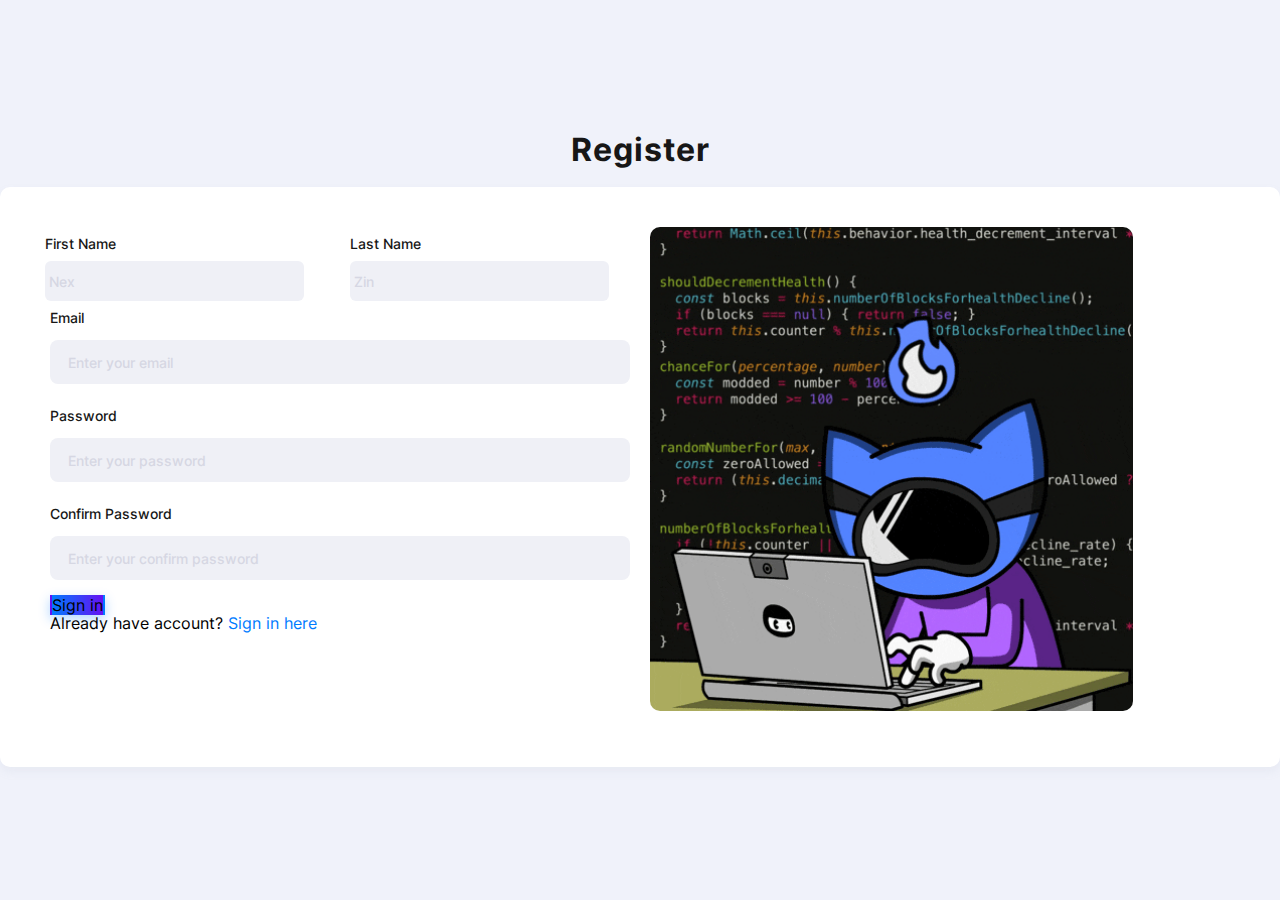
<file: signup.html>
<!DOCTYPE html>
<html lang="en">

<head>
  <meta charset="UTF-8">
  <meta http-equiv="X-UA-Compatible" content="IE=edge">
  <meta name="viewport" content="width=device-width, initial-scale=1.0">
  <title>Admin Dashboard | Sign Up</title>
  <!-- Favicon -->
  <link rel="shortcut icon" href="./img/svg/logo.svg" type="image/x-icon">
  <!-- Custom styles -->
  <link rel="stylesheet" href="./css/style.css">
  <link href="https://cdn.jsdelivr.net/npm/bootstrap@5.3.8/dist/css/bootstrap.min.css" rel="stylesheet"
    integrity="sha384-sRIl4kxILFvY47J16cr9ZwB07vP4J8+LH7qKQnuqkuIAvNWLzeN8tE5YBujZqJLB" crossorigin="anonymous">
  <style>
    .toast-container {
      z-index: 1055;
    }

    .toast-success {
      background: linear-gradient(90deg, #00c851, #007e33);
      color: #fff !important;
      box-shadow: 0 0 15px rgba(0, 200, 81, 0.6);
    }

    .toast-error {
      background: linear-gradient(90deg, #ff4444, #cc0000);
      color: #fff !important;
      box-shadow: 0 0 15px rgba(255, 68, 68, 0.6);
    }

    .toast {
      opacity: 0;
      transition: opacity 0.3s ease-in-out;
    }

    .toast.show {
      opacity: 1;
      display: block;
      animation: slideUp 0.5s ease;
    }

    .signup-gif{
      border-radius: 10px;
      height: 100%;
    }
    @keyframes slideUp {
      from {
        transform: translateY(150px);
        opacity: 0;
      }

      to {
        transform: translateY(0);
        opacity: 1;
      }
    }

    .signup-btn {
      background: linear-gradient(90deg, #007bff, #6610f2);
      transition: all 0.3s ease-in-out;
      box-shadow: 0 4px 12px rgba(0, 123, 255, 0.3);
    }

    .signup-btn:hover {
      background: linear-gradient(90deg, #6610f2, #007bff);
      transform: translateY(-2px);
      box-shadow: 0 6px 16px rgba(0, 123, 255, 0.4);
    }

    .signup-btn:disabled {
      opacity: 0.8;
      cursor: not-allowed;
      transform: none;
    }

    .signup-btn .spinner-border {
      width: 1rem;
      height: 1rem;
    }
  </style>
</head>

<body>
  <div class="layer"></div>
  <main class="page-center">
    <article class="sign-up">
      <h1 class="sign-up__title">Register</h1>
      <form class="sign-up-form form row" id="signupForm">
        <div class="col-6">
          <div class="row mb-3">
            <div class="col-6">
              <label for="firstname" class="form-label">First Name</label>
              <input class="form-control" id="firstname" type="text" placeholder="Nex">
            </div>
            <div class="col-6">
              <label for="lastname" class="form-label">Last Name</label>
              <input class="form-control" id="lastname" type="text" placeholder="Zin">
            </div>
          </div>
          <label class="form-label-wrapper">
            <p class="form-label">Email</p>
            <input class="form-input" id="email" type="email" placeholder="Enter your email">
          </label>
          <label class="form-label-wrapper">
            <p class="form-label">Password</p>
            <input class="form-input" id="password" type="password" placeholder="Enter your password">
          </label>
          <label class="form-label-wrapper">
            <p class="form-label">Confirm Password</p>
            <input class="form-input" id="confirmPassword" type="password" placeholder="Enter your confirm password">
          </label>
          <button type="submit" id="signupBtn"
            class="btn w-100 py-2 mt-3 fw-semibold d-flex justify-content-center align-items-center text-white border-0 rounded-3 position-relative signup-btn">
            <span class="btn-text">Sign in</span>
            <span class="spinner-border spinner-border-sm ms-2 d-none" role="status" aria-hidden="true"></span>
          </button>
          <p class="text-center mt-5 mb-0 text-secondary">
            Already have account?
            <a href="login.html" class="text-decoration-none fw-semibold" style="color: #007bff;">
              Sign in here
            </a>
          </p>
        </div>
        <div class="col-6">
          <img src="assets/admin.gif" class="signup-gif" alt="Funny GIF">
        </div>
      </form>
    </article>
  </main>
  <div class="toast-container position-fixed bottom-0 start-50 translate-middle-x p-3">
    <div id="registerToast" class="toast align-items-center border-0 text-white" role="alert" aria-live="assertive"
      aria-atomic="true">
      <div class="d-flex">
        <div class="toast-body" id="toast-body"></div>
      </div>
    </div>
  </div>
  <!-- Chart library -->
  <script src="./plugins/chart.min.js"></script>
  <!-- Icons library -->
  <script src="plugins/feather.min.js"></script>
  <!-- Custom scripts -->
  <script src="https://cdn.jsdelivr.net/npm/bootstrap@5.3.8/dist/js/bootstrap.bundle.min.js"
    integrity="sha384-FKyoEForCGlyvwx9Hj09JcYn3nv7wiPVlz7YYwJrWVcXK/BmnVDxM+D2scQbITxI"
    crossorigin="anonymous"></script>
  <script src="./js/script.js"></script>
  <script src="js/signup.js"></script>
</body>

</html>
</file>
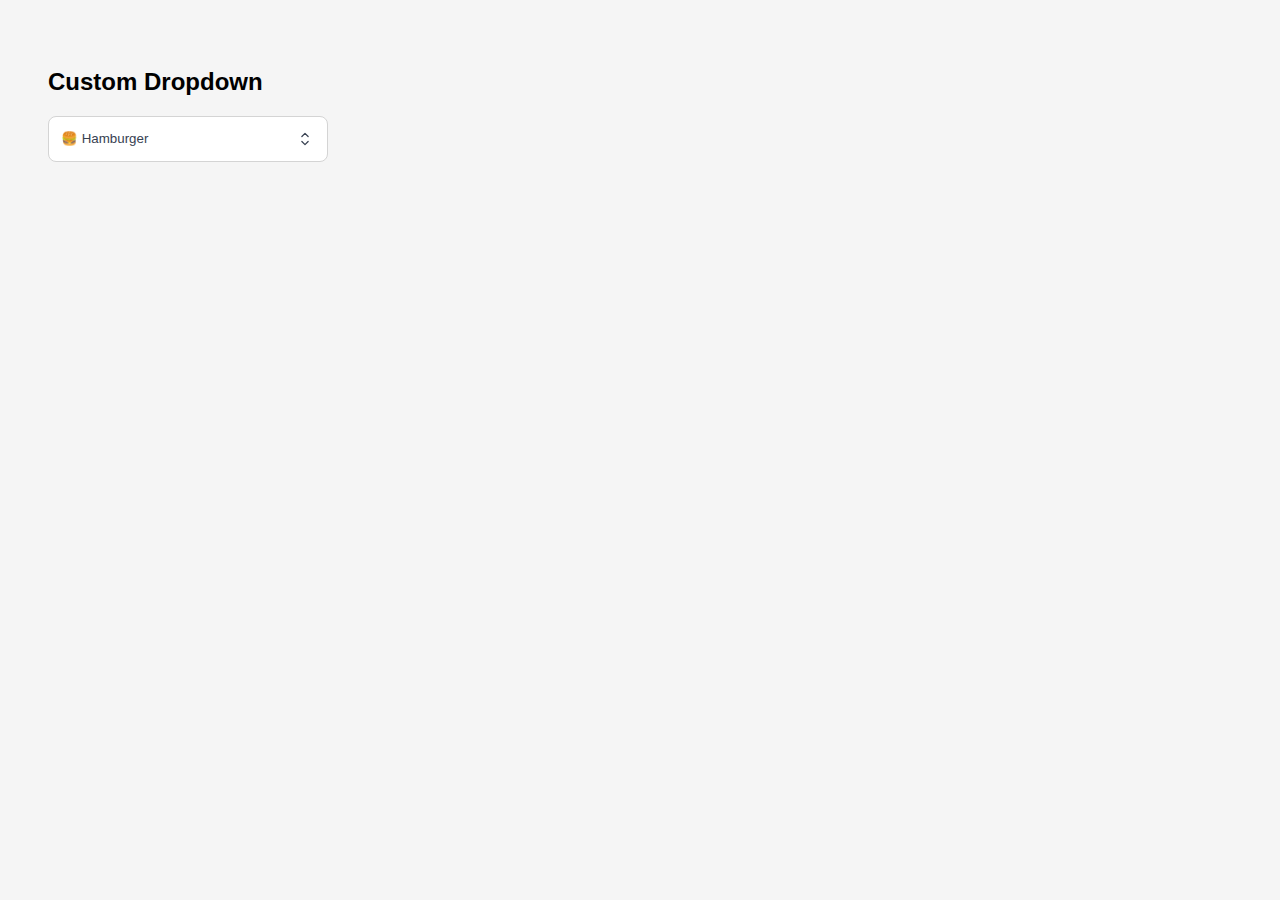
<file: test.html>
<!DOCTYPE html>
<html lang="en">

<head>
    <meta charset="UTF-8">
    <meta name="viewport" content="width=device-width, initial-scale=1.0">
    <title>Custom Dropdown</title>

    <style>
        :root {
            --white: #fff;
            --neutral-300: #d4d4d4;
            --gray-500: #6b7280;
            --gray-700: #374151;
            --indigo-50: #eef2ff;
            --indigo-500: #6366f1;
            --indigo-700: #4338ca;
        }

        body {
            font-family: Arial, sans-serif;
            padding: 40px;
            background: #f5f5f5;
        }

        .dropdown {
            position: relative;
            width: 100%;
            max-width: 280px;
            font-size: 16px;
        }

        .dropdown-btn {
            width: 100%;
            background: var(--white);
            border: 1px solid var(--neutral-300);
            padding: 12px;
            border-radius: 8px;
            display: flex;
            justify-content: space-between;
            align-items: center;
            cursor: pointer;
            color: var(--gray-700);
            transition: border-color 0.3s ease;
        }

        .dropdown-btn.open {
            border-color: var(--indigo-500);
        }

        .dropdown-list {
            position: absolute;
            top: calc(100% + 6px);
            left: 0;
            width: 100%;
            background: var(--white);
            border: 1px solid var(--neutral-300);
            border-radius: 8px;
            overflow: hidden;
            box-shadow: 0 4px 8px rgba(0, 0, 0, 0.1);
            opacity: 0;
            pointer-events: none;
            transform: translateY(10px);
            transition: all 0.25s ease;
        }

        .dropdown-list.show {
            opacity: 1;
            pointer-events: auto;
            transform: translateY(0);
        }

        .dropdown-item {
            padding: 12px;
            cursor: pointer;
            display: flex;
            justify-content: space-between;
            color: var(--gray-500);
            transition: 0.2s;
        }

        .dropdown-item:hover {
            background: var(--indigo-50);
            color: var(--indigo-700);
        }
    </style>
</head>

<body>

    <h2>Custom Dropdown</h2>

    <div class="dropdown">
        <button class="dropdown-btn" id="dropdownBtn">
            <span id="dropdownSelected">🍔 Hamburger</span>
            <svg width="20" height="20" fill="none" viewBox="0 0 24 24">
                <path stroke-width="1.5" stroke="currentColor" stroke-linecap="round"
                    stroke-linejoin="round" d="M8.25 15 12 18.75 15.75 15m-7.5-6L12 5.25 15.75 9" />
            </svg>
        </button>

        <div class="dropdown-list" id="dropdownList">
            <div class="dropdown-item" data-value="hamburger">🍔 Hamburger</div>
            <div class="dropdown-item" data-value="pizza">🍕 Pizza</div>
            <div class="dropdown-item" data-value="coffee">☕ Coffee</div>
        </div>
    </div>

    <script>
        const btn = document.getElementById("dropdownBtn");
        const list = document.getElementById("dropdownList");
        const selected = document.getElementById("dropdownSelected");

        // Open/close dropdown
        btn.addEventListener("click", () => {
            list.classList.toggle("show");
            btn.classList.toggle("open");
        });

        // Select item
        document.querySelectorAll(".dropdown-item").forEach(item => {
            item.addEventListener("click", () => {
                selected.textContent = item.textContent;
                list.classList.remove("show");
                btn.classList.remove("open");
            });
        });

        // Close if clicking outside
        window.addEventListener("click", (e) => {
            if (!btn.contains(e.target) && !list.contains(e.target)) {
                list.classList.remove("show");
                btn.classList.remove("open");
            }
        });
    </script>

</body>

</html>
</file>
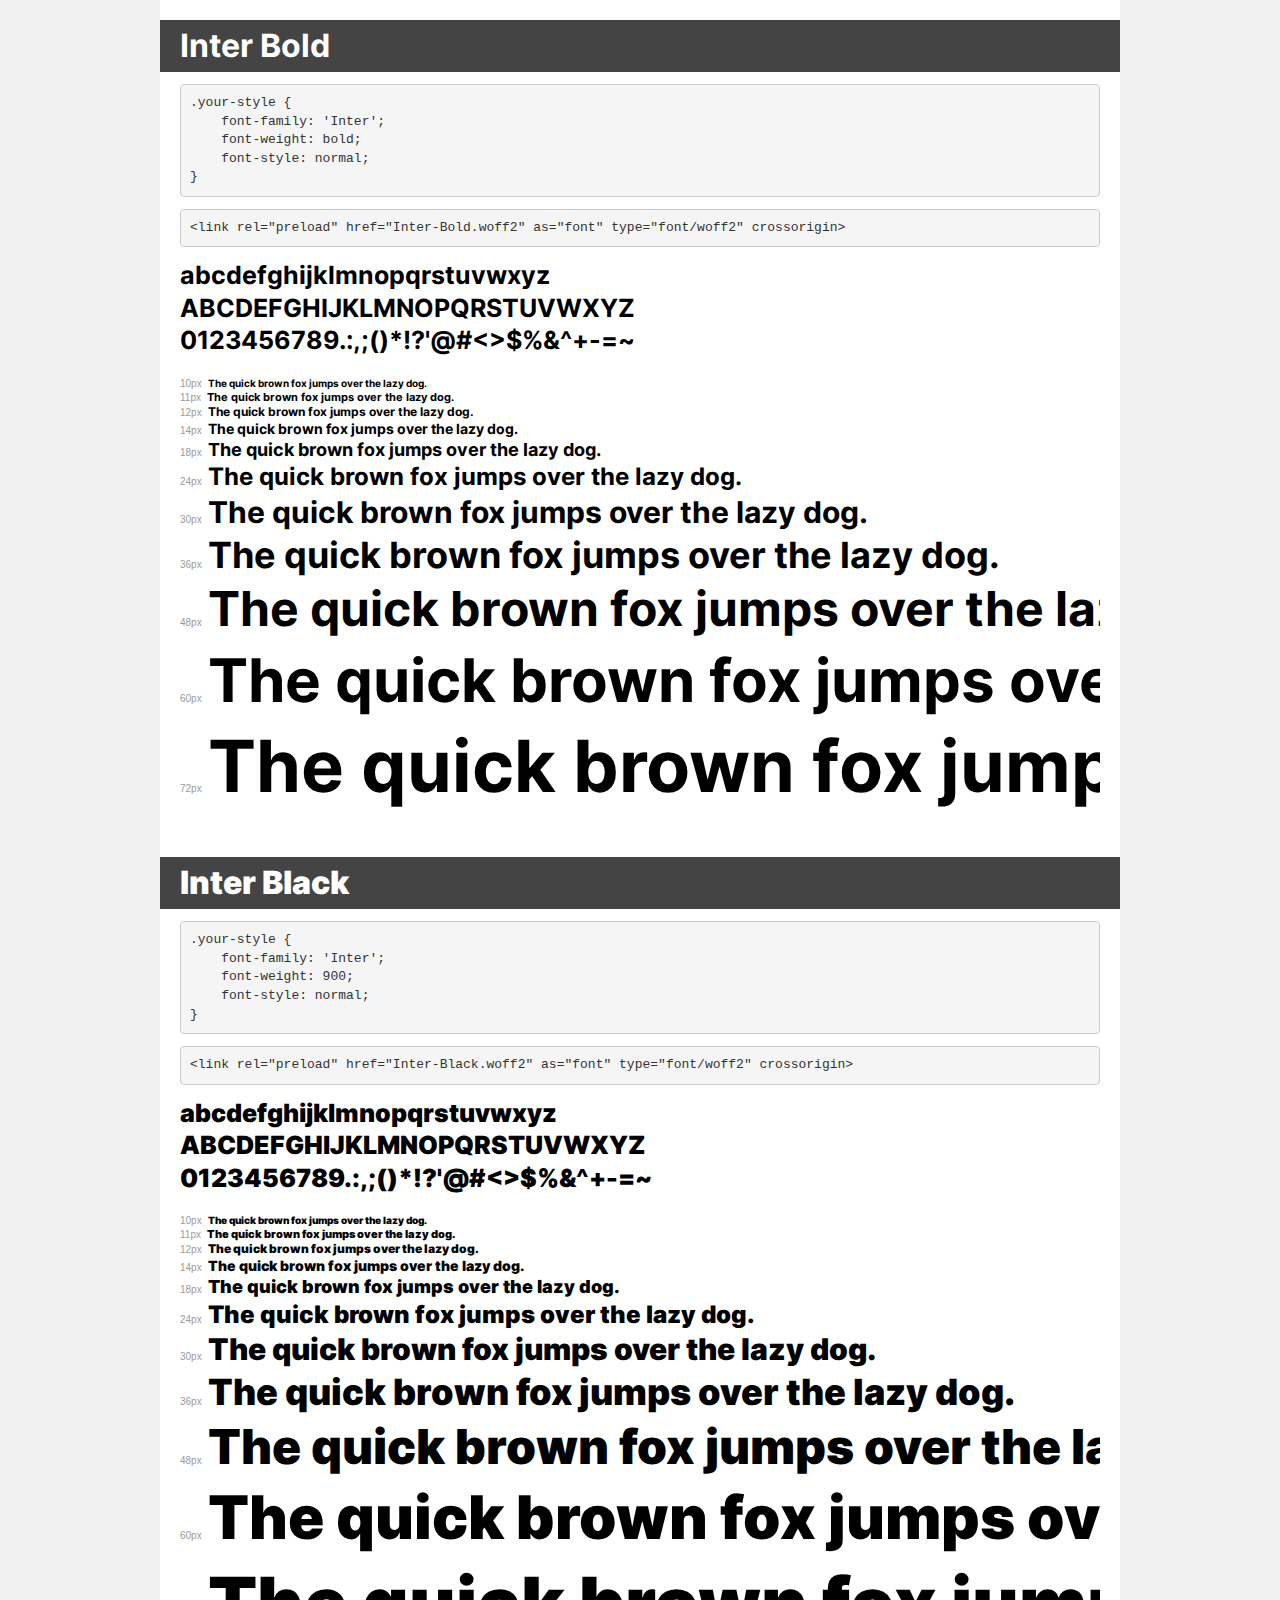
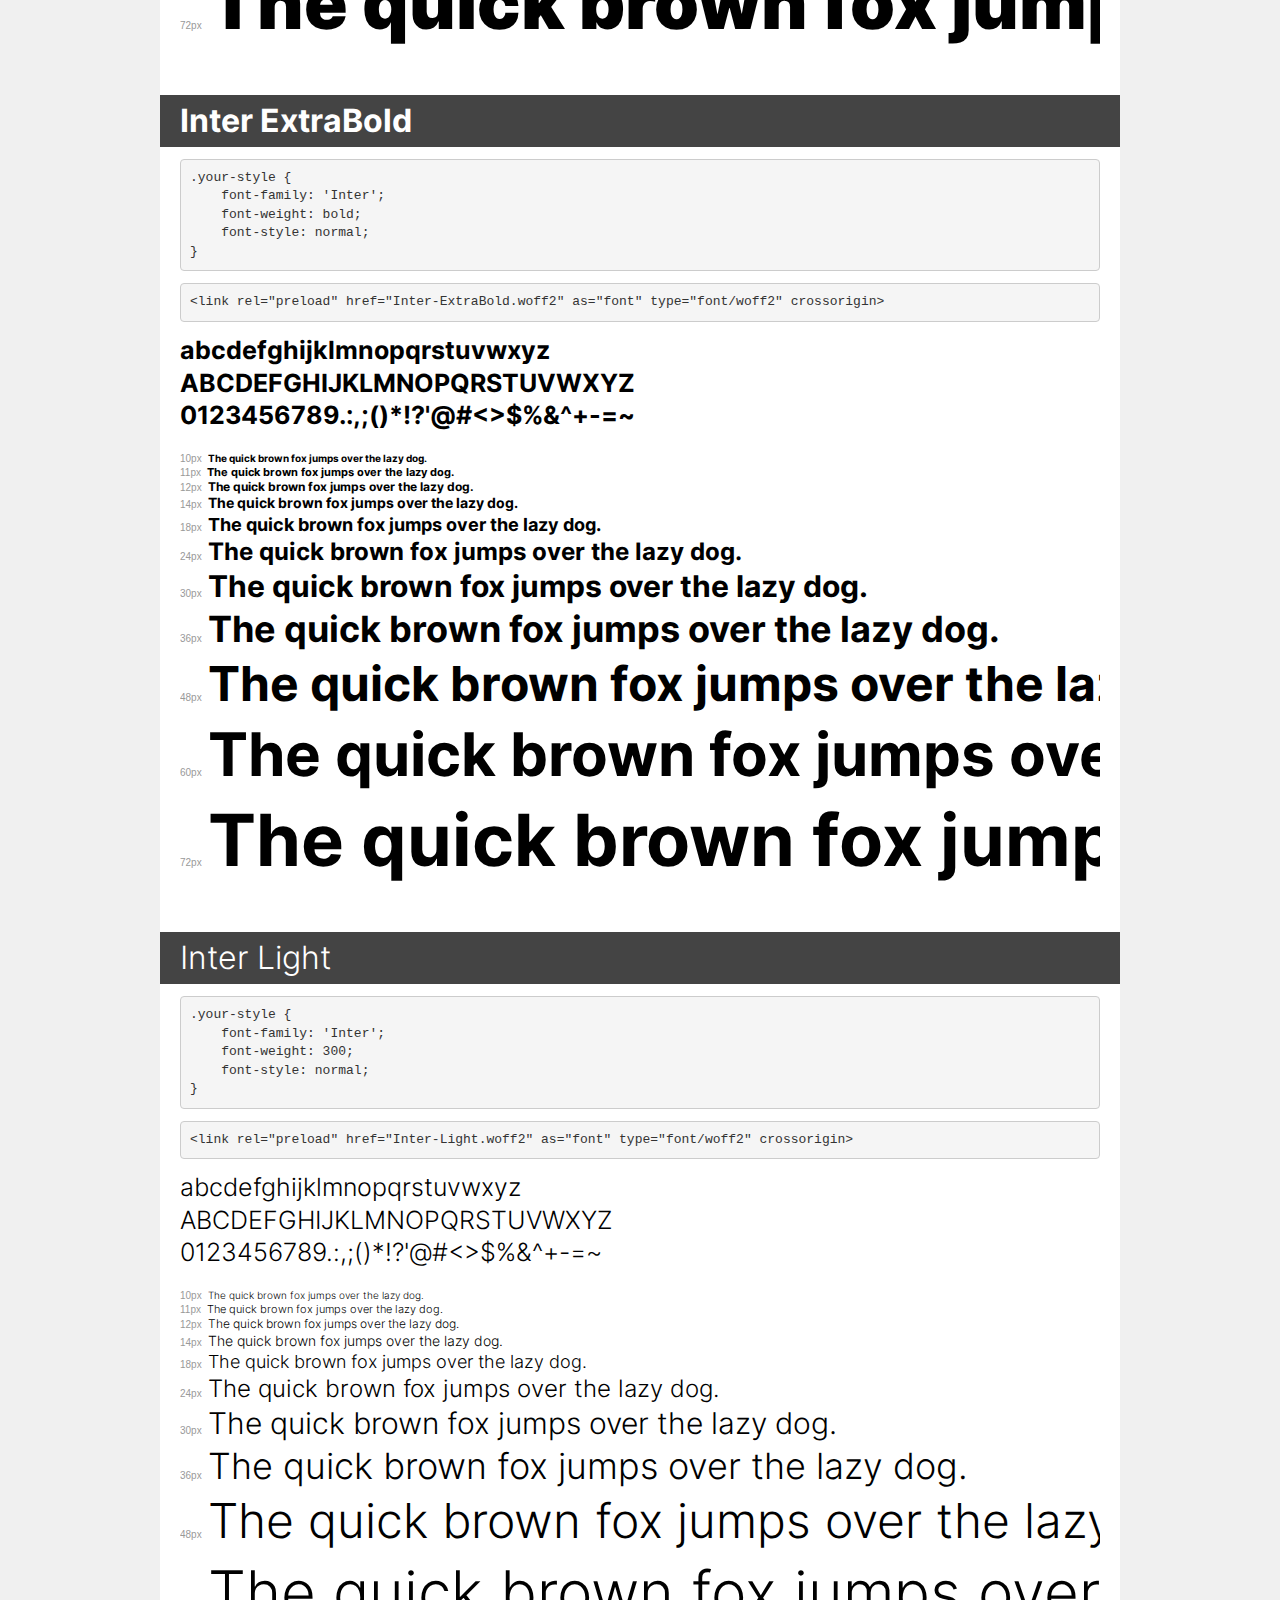
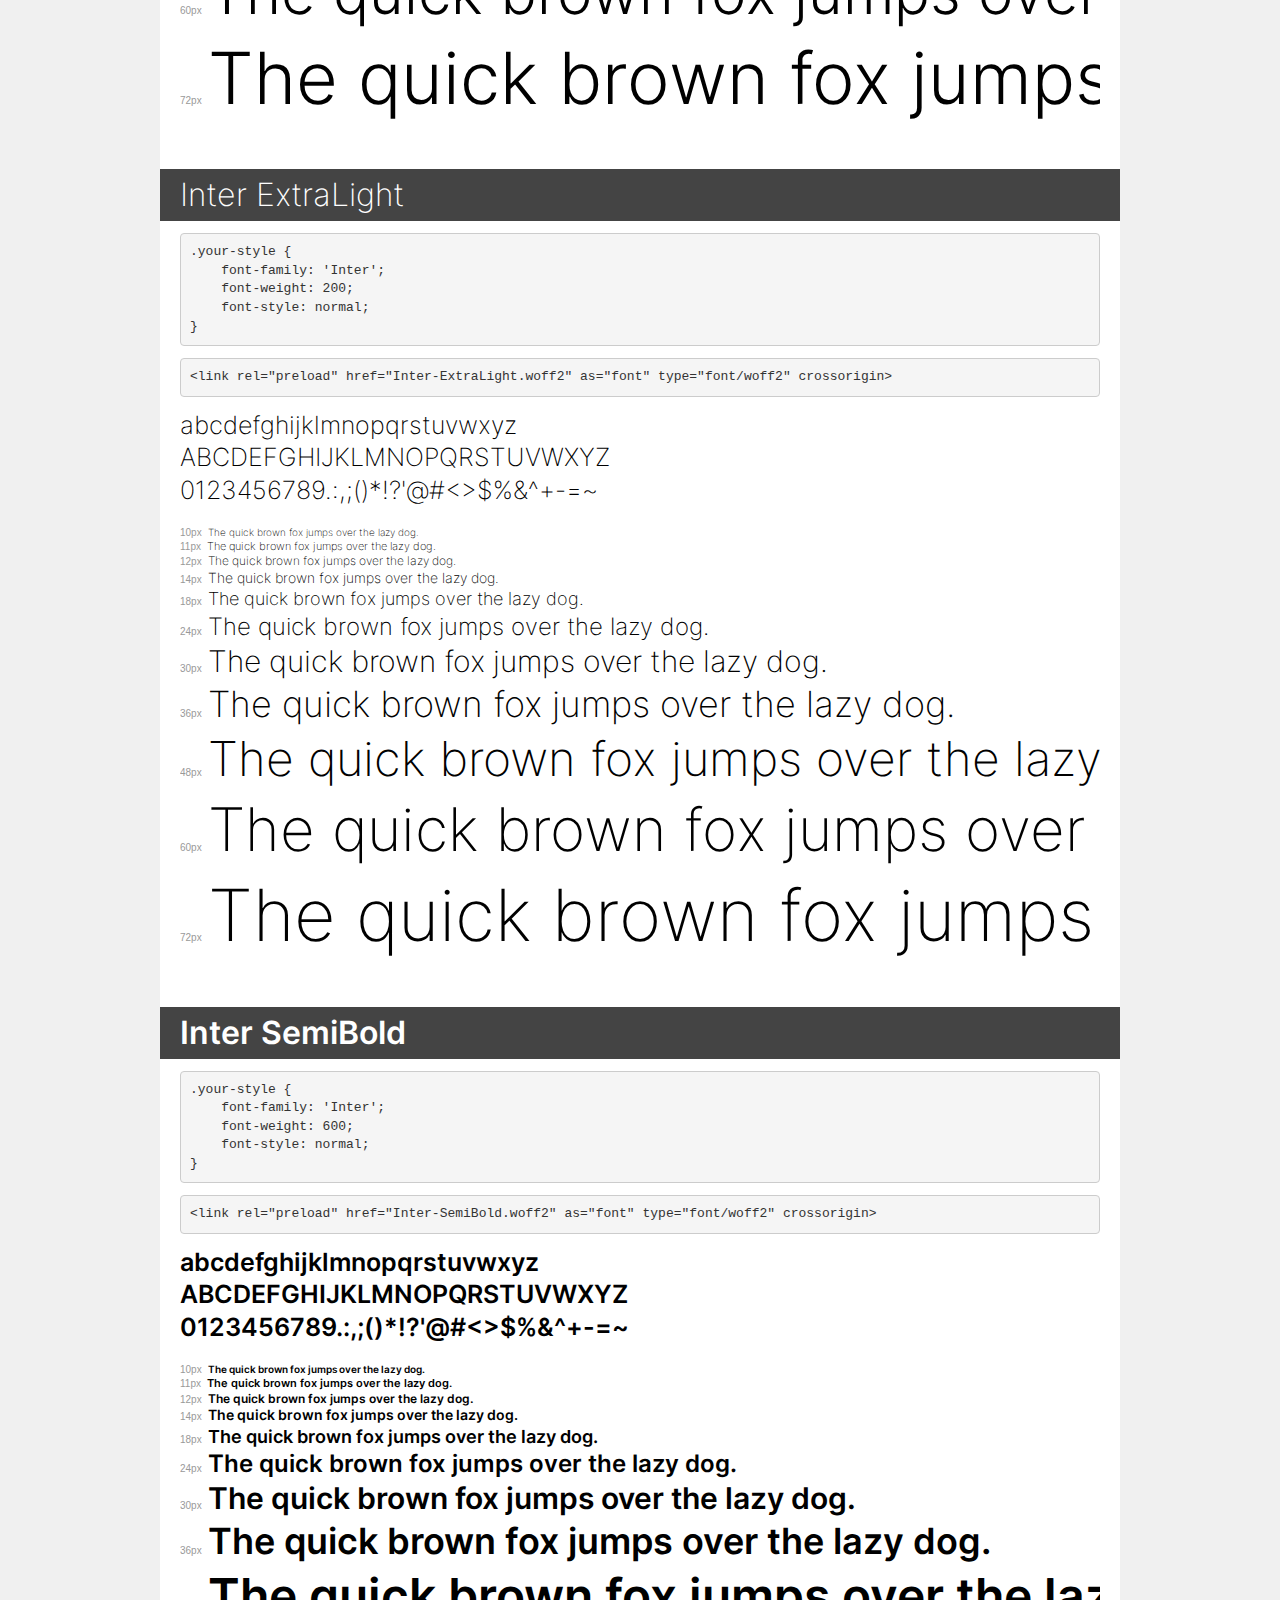
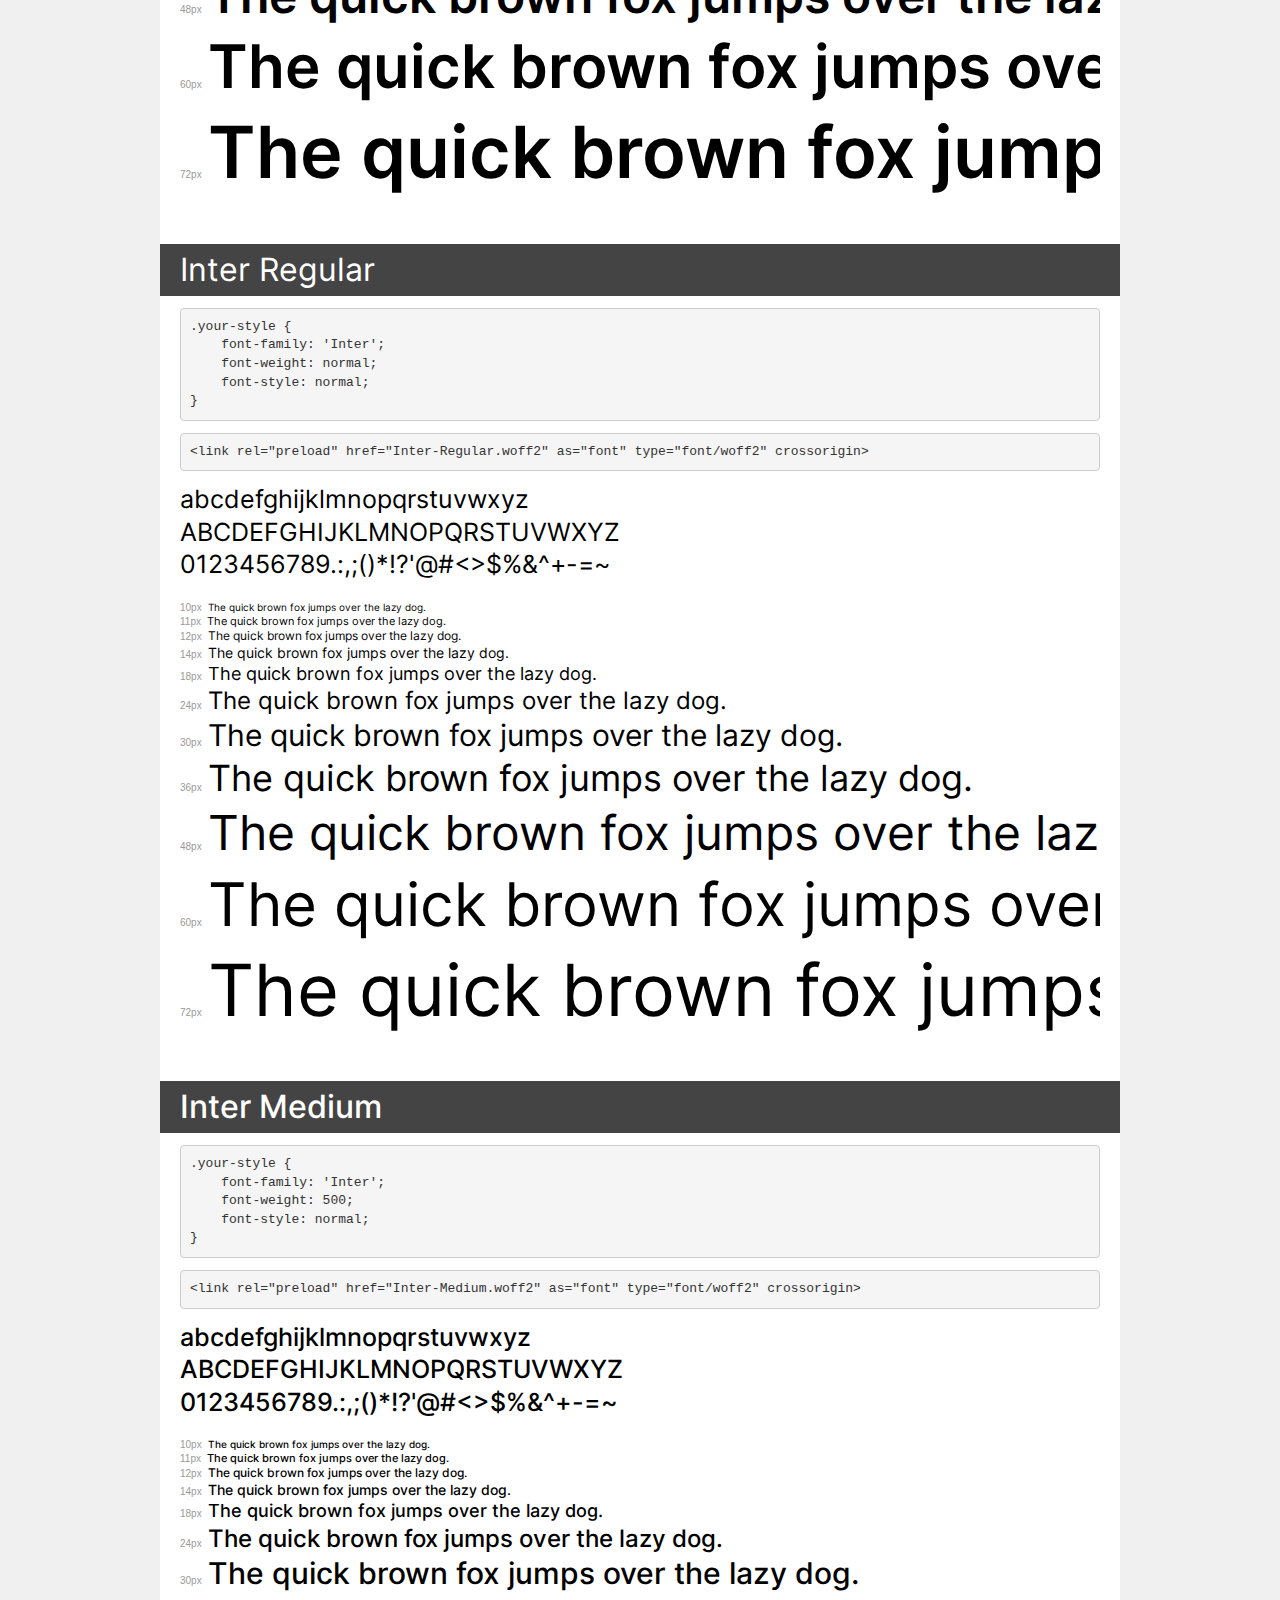
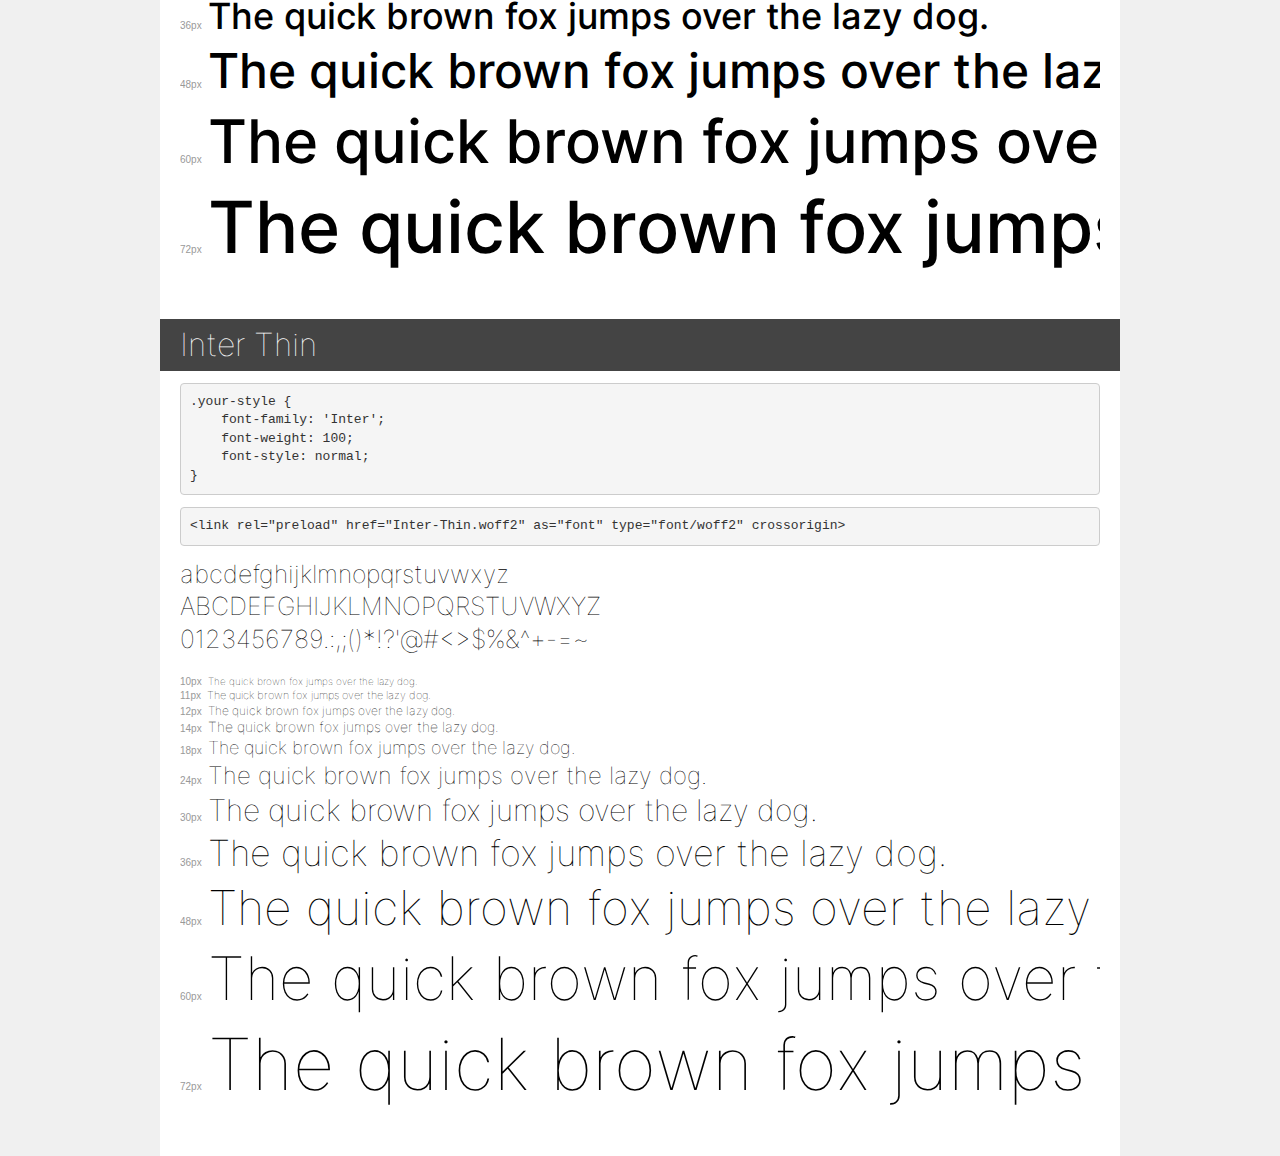
<file: fonts/demo.html>
<!DOCTYPE html>
<html lang="en">
<head>
    <meta charset="utf-8">
    <meta http-equiv="X-UA-Compatible" content="IE=edge">
    <meta name="viewport" content="width=device-width, initial-scale=1">
    <meta name="robots" content="noindex, noarchive">
    <meta name="format-detection" content="telephone=no">
    <title>Transfonter demo</title>
    <link href="stylesheet.css" rel="stylesheet">
    <style>
        /*
        http://meyerweb.com/eric/tools/css/reset/
        v2.0 | 20110126
        License: none (public domain)
        */
        html, body, div, span, applet, object, iframe,
        h1, h2, h3, h4, h5, h6, p, blockquote, pre,
        a, abbr, acronym, address, big, cite, code,
        del, dfn, em, img, ins, kbd, q, s, samp,
        small, strike, strong, sub, sup, tt, var,
        b, u, i, center,
        dl, dt, dd, ol, ul, li,
        fieldset, form, label, legend,
        table, caption, tbody, tfoot, thead, tr, th, td,
        article, aside, canvas, details, embed,
        figure, figcaption, footer, header, hgroup,
        menu, nav, output, ruby, section, summary,
        time, mark, audio, video {
            margin: 0;
            padding: 0;
            border: 0;
            font-size: 100%;
            font: inherit;
            vertical-align: baseline;
        }
        /* HTML5 display-role reset for older browsers */
        article, aside, details, figcaption, figure,
        footer, header, hgroup, menu, nav, section {
            display: block;
        }
        body {
            line-height: 1;
        }
        ol, ul {
            list-style: none;
        }
        blockquote, q {
            quotes: none;
        }
        blockquote:before, blockquote:after,
        q:before, q:after {
            content: '';
            content: none;
        }
        table {
            border-collapse: collapse;
            border-spacing: 0;
        }
        /* demo styles */
        body {
            background: #f0f0f0;
            color: #000;
        }
        .page {
            background: #fff;
            width: 920px;
            margin: 0 auto;
            padding: 20px 20px 0 20px;
            overflow: hidden;
        }
        .font-container {
            overflow-x: auto;
            overflow-y: hidden;
            margin-bottom: 40px;
            line-height: 1.3;
            white-space: nowrap;
            padding-bottom: 5px;
        }
        h1 {
            position: relative;
            background: #444;
            font-size: 32px;
            color: #fff;
            padding: 10px 20px;
            margin: 0 -20px 12px -20px;
        }
        .letters {
            font-size: 25px;
            margin-bottom: 20px;
        }
        .s10:before {
            content: '10px';
        }
        .s11:before {
            content: '11px';
        }
        .s12:before {
            content: '12px';
        }
        .s14:before {
            content: '14px';
        }
        .s18:before {
            content: '18px';
        }
        .s24:before {
            content: '24px';
        }
        .s30:before {
            content: '30px';
        }
        .s36:before {
            content: '36px';
        }
        .s48:before {
            content: '48px';
        }
        .s60:before {
            content: '60px';
        }
        .s72:before {
            content: '72px';
        }
        .s10:before, .s11:before, .s12:before, .s14:before,
        .s18:before, .s24:before, .s30:before, .s36:before,
        .s48:before, .s60:before, .s72:before {
            font-family: Arial, sans-serif;
            font-size: 10px;
            font-weight: normal;
            font-style: normal;
            color: #999;
            padding-right: 6px;
        }
        pre {
            display: block;
            padding: 9px;
            margin: 0 0 12px;
            font-family: Monaco, Menlo, Consolas, "Courier New", monospace;
            font-size: 13px;
            line-height: 1.428571429;
            color: #333;
            font-weight: normal;
            font-style: normal;
            background-color: #f5f5f5;
            border: 1px solid #ccc;
            overflow-x: auto;
            border-radius: 4px;
        }
        /* responsive */
        @media (max-width: 959px) {
            .page {
                width: auto;
                margin: 0;
            }
        }
    </style>
</head>
<body>
<div class="page">
    <div class="demo">
        <h1 style="font-family: 'Inter'; font-weight: bold; font-style: normal;">Inter Bold</h1>
        <pre title="Usage">.your-style {
    font-family: 'Inter';
    font-weight: bold;
    font-style: normal;
}</pre>
        <pre title="Preload (optional)">
&lt;link rel=&quot;preload&quot; href=&quot;Inter-Bold.woff2&quot; as=&quot;font&quot; type=&quot;font/woff2&quot; crossorigin&gt;</pre>
        <div class="font-container" style="font-family: 'Inter'; font-weight: bold; font-style: normal;">
            <p class="letters">
                abcdefghijklmnopqrstuvwxyz<br>
ABCDEFGHIJKLMNOPQRSTUVWXYZ<br>
                0123456789.:,;()*!?'@#&lt;&gt;$%&^+-=~
            </p>
            <p class="s10" style="font-size: 10px;">The quick brown fox jumps over the lazy dog.</p>
            <p class="s11" style="font-size: 11px;">The quick brown fox jumps over the lazy dog.</p>
            <p class="s12" style="font-size: 12px;">The quick brown fox jumps over the lazy dog.</p>
            <p class="s14" style="font-size: 14px;">The quick brown fox jumps over the lazy dog.</p>
            <p class="s18" style="font-size: 18px;">The quick brown fox jumps over the lazy dog.</p>
            <p class="s24" style="font-size: 24px;">The quick brown fox jumps over the lazy dog.</p>
            <p class="s30" style="font-size: 30px;">The quick brown fox jumps over the lazy dog.</p>
            <p class="s36" style="font-size: 36px;">The quick brown fox jumps over the lazy dog.</p>
            <p class="s48" style="font-size: 48px;">The quick brown fox jumps over the lazy dog.</p>
            <p class="s60" style="font-size: 60px;">The quick brown fox jumps over the lazy dog.</p>
            <p class="s72" style="font-size: 72px;">The quick brown fox jumps over the lazy dog.</p>
        </div>
    </div>

    <div class="demo">
        <h1 style="font-family: 'Inter'; font-weight: 900; font-style: normal;">Inter Black</h1>
        <pre title="Usage">.your-style {
    font-family: 'Inter';
    font-weight: 900;
    font-style: normal;
}</pre>
        <pre title="Preload (optional)">
&lt;link rel=&quot;preload&quot; href=&quot;Inter-Black.woff2&quot; as=&quot;font&quot; type=&quot;font/woff2&quot; crossorigin&gt;</pre>
        <div class="font-container" style="font-family: 'Inter'; font-weight: 900; font-style: normal;">
            <p class="letters">
                abcdefghijklmnopqrstuvwxyz<br>
ABCDEFGHIJKLMNOPQRSTUVWXYZ<br>
                0123456789.:,;()*!?'@#&lt;&gt;$%&^+-=~
            </p>
            <p class="s10" style="font-size: 10px;">The quick brown fox jumps over the lazy dog.</p>
            <p class="s11" style="font-size: 11px;">The quick brown fox jumps over the lazy dog.</p>
            <p class="s12" style="font-size: 12px;">The quick brown fox jumps over the lazy dog.</p>
            <p class="s14" style="font-size: 14px;">The quick brown fox jumps over the lazy dog.</p>
            <p class="s18" style="font-size: 18px;">The quick brown fox jumps over the lazy dog.</p>
            <p class="s24" style="font-size: 24px;">The quick brown fox jumps over the lazy dog.</p>
            <p class="s30" style="font-size: 30px;">The quick brown fox jumps over the lazy dog.</p>
            <p class="s36" style="font-size: 36px;">The quick brown fox jumps over the lazy dog.</p>
            <p class="s48" style="font-size: 48px;">The quick brown fox jumps over the lazy dog.</p>
            <p class="s60" style="font-size: 60px;">The quick brown fox jumps over the lazy dog.</p>
            <p class="s72" style="font-size: 72px;">The quick brown fox jumps over the lazy dog.</p>
        </div>
    </div>

    <div class="demo">
        <h1 style="font-family: 'Inter'; font-weight: bold; font-style: normal;">Inter ExtraBold</h1>
        <pre title="Usage">.your-style {
    font-family: 'Inter';
    font-weight: bold;
    font-style: normal;
}</pre>
        <pre title="Preload (optional)">
&lt;link rel=&quot;preload&quot; href=&quot;Inter-ExtraBold.woff2&quot; as=&quot;font&quot; type=&quot;font/woff2&quot; crossorigin&gt;</pre>
        <div class="font-container" style="font-family: 'Inter'; font-weight: bold; font-style: normal;">
            <p class="letters">
                abcdefghijklmnopqrstuvwxyz<br>
ABCDEFGHIJKLMNOPQRSTUVWXYZ<br>
                0123456789.:,;()*!?'@#&lt;&gt;$%&^+-=~
            </p>
            <p class="s10" style="font-size: 10px;">The quick brown fox jumps over the lazy dog.</p>
            <p class="s11" style="font-size: 11px;">The quick brown fox jumps over the lazy dog.</p>
            <p class="s12" style="font-size: 12px;">The quick brown fox jumps over the lazy dog.</p>
            <p class="s14" style="font-size: 14px;">The quick brown fox jumps over the lazy dog.</p>
            <p class="s18" style="font-size: 18px;">The quick brown fox jumps over the lazy dog.</p>
            <p class="s24" style="font-size: 24px;">The quick brown fox jumps over the lazy dog.</p>
            <p class="s30" style="font-size: 30px;">The quick brown fox jumps over the lazy dog.</p>
            <p class="s36" style="font-size: 36px;">The quick brown fox jumps over the lazy dog.</p>
            <p class="s48" style="font-size: 48px;">The quick brown fox jumps over the lazy dog.</p>
            <p class="s60" style="font-size: 60px;">The quick brown fox jumps over the lazy dog.</p>
            <p class="s72" style="font-size: 72px;">The quick brown fox jumps over the lazy dog.</p>
        </div>
    </div>

    <div class="demo">
        <h1 style="font-family: 'Inter'; font-weight: 300; font-style: normal;">Inter Light</h1>
        <pre title="Usage">.your-style {
    font-family: 'Inter';
    font-weight: 300;
    font-style: normal;
}</pre>
        <pre title="Preload (optional)">
&lt;link rel=&quot;preload&quot; href=&quot;Inter-Light.woff2&quot; as=&quot;font&quot; type=&quot;font/woff2&quot; crossorigin&gt;</pre>
        <div class="font-container" style="font-family: 'Inter'; font-weight: 300; font-style: normal;">
            <p class="letters">
                abcdefghijklmnopqrstuvwxyz<br>
ABCDEFGHIJKLMNOPQRSTUVWXYZ<br>
                0123456789.:,;()*!?'@#&lt;&gt;$%&^+-=~
            </p>
            <p class="s10" style="font-size: 10px;">The quick brown fox jumps over the lazy dog.</p>
            <p class="s11" style="font-size: 11px;">The quick brown fox jumps over the lazy dog.</p>
            <p class="s12" style="font-size: 12px;">The quick brown fox jumps over the lazy dog.</p>
            <p class="s14" style="font-size: 14px;">The quick brown fox jumps over the lazy dog.</p>
            <p class="s18" style="font-size: 18px;">The quick brown fox jumps over the lazy dog.</p>
            <p class="s24" style="font-size: 24px;">The quick brown fox jumps over the lazy dog.</p>
            <p class="s30" style="font-size: 30px;">The quick brown fox jumps over the lazy dog.</p>
            <p class="s36" style="font-size: 36px;">The quick brown fox jumps over the lazy dog.</p>
            <p class="s48" style="font-size: 48px;">The quick brown fox jumps over the lazy dog.</p>
            <p class="s60" style="font-size: 60px;">The quick brown fox jumps over the lazy dog.</p>
            <p class="s72" style="font-size: 72px;">The quick brown fox jumps over the lazy dog.</p>
        </div>
    </div>

    <div class="demo">
        <h1 style="font-family: 'Inter'; font-weight: 200; font-style: normal;">Inter ExtraLight</h1>
        <pre title="Usage">.your-style {
    font-family: 'Inter';
    font-weight: 200;
    font-style: normal;
}</pre>
        <pre title="Preload (optional)">
&lt;link rel=&quot;preload&quot; href=&quot;Inter-ExtraLight.woff2&quot; as=&quot;font&quot; type=&quot;font/woff2&quot; crossorigin&gt;</pre>
        <div class="font-container" style="font-family: 'Inter'; font-weight: 200; font-style: normal;">
            <p class="letters">
                abcdefghijklmnopqrstuvwxyz<br>
ABCDEFGHIJKLMNOPQRSTUVWXYZ<br>
                0123456789.:,;()*!?'@#&lt;&gt;$%&^+-=~
            </p>
            <p class="s10" style="font-size: 10px;">The quick brown fox jumps over the lazy dog.</p>
            <p class="s11" style="font-size: 11px;">The quick brown fox jumps over the lazy dog.</p>
            <p class="s12" style="font-size: 12px;">The quick brown fox jumps over the lazy dog.</p>
            <p class="s14" style="font-size: 14px;">The quick brown fox jumps over the lazy dog.</p>
            <p class="s18" style="font-size: 18px;">The quick brown fox jumps over the lazy dog.</p>
            <p class="s24" style="font-size: 24px;">The quick brown fox jumps over the lazy dog.</p>
            <p class="s30" style="font-size: 30px;">The quick brown fox jumps over the lazy dog.</p>
            <p class="s36" style="font-size: 36px;">The quick brown fox jumps over the lazy dog.</p>
            <p class="s48" style="font-size: 48px;">The quick brown fox jumps over the lazy dog.</p>
            <p class="s60" style="font-size: 60px;">The quick brown fox jumps over the lazy dog.</p>
            <p class="s72" style="font-size: 72px;">The quick brown fox jumps over the lazy dog.</p>
        </div>
    </div>

    <div class="demo">
        <h1 style="font-family: 'Inter'; font-weight: 600; font-style: normal;">Inter SemiBold</h1>
        <pre title="Usage">.your-style {
    font-family: 'Inter';
    font-weight: 600;
    font-style: normal;
}</pre>
        <pre title="Preload (optional)">
&lt;link rel=&quot;preload&quot; href=&quot;Inter-SemiBold.woff2&quot; as=&quot;font&quot; type=&quot;font/woff2&quot; crossorigin&gt;</pre>
        <div class="font-container" style="font-family: 'Inter'; font-weight: 600; font-style: normal;">
            <p class="letters">
                abcdefghijklmnopqrstuvwxyz<br>
ABCDEFGHIJKLMNOPQRSTUVWXYZ<br>
                0123456789.:,;()*!?'@#&lt;&gt;$%&^+-=~
            </p>
            <p class="s10" style="font-size: 10px;">The quick brown fox jumps over the lazy dog.</p>
            <p class="s11" style="font-size: 11px;">The quick brown fox jumps over the lazy dog.</p>
            <p class="s12" style="font-size: 12px;">The quick brown fox jumps over the lazy dog.</p>
            <p class="s14" style="font-size: 14px;">The quick brown fox jumps over the lazy dog.</p>
            <p class="s18" style="font-size: 18px;">The quick brown fox jumps over the lazy dog.</p>
            <p class="s24" style="font-size: 24px;">The quick brown fox jumps over the lazy dog.</p>
            <p class="s30" style="font-size: 30px;">The quick brown fox jumps over the lazy dog.</p>
            <p class="s36" style="font-size: 36px;">The quick brown fox jumps over the lazy dog.</p>
            <p class="s48" style="font-size: 48px;">The quick brown fox jumps over the lazy dog.</p>
            <p class="s60" style="font-size: 60px;">The quick brown fox jumps over the lazy dog.</p>
            <p class="s72" style="font-size: 72px;">The quick brown fox jumps over the lazy dog.</p>
        </div>
    </div>

    <div class="demo">
        <h1 style="font-family: 'Inter'; font-weight: normal; font-style: normal;">Inter Regular</h1>
        <pre title="Usage">.your-style {
    font-family: 'Inter';
    font-weight: normal;
    font-style: normal;
}</pre>
        <pre title="Preload (optional)">
&lt;link rel=&quot;preload&quot; href=&quot;Inter-Regular.woff2&quot; as=&quot;font&quot; type=&quot;font/woff2&quot; crossorigin&gt;</pre>
        <div class="font-container" style="font-family: 'Inter'; font-weight: normal; font-style: normal;">
            <p class="letters">
                abcdefghijklmnopqrstuvwxyz<br>
ABCDEFGHIJKLMNOPQRSTUVWXYZ<br>
                0123456789.:,;()*!?'@#&lt;&gt;$%&^+-=~
            </p>
            <p class="s10" style="font-size: 10px;">The quick brown fox jumps over the lazy dog.</p>
            <p class="s11" style="font-size: 11px;">The quick brown fox jumps over the lazy dog.</p>
            <p class="s12" style="font-size: 12px;">The quick brown fox jumps over the lazy dog.</p>
            <p class="s14" style="font-size: 14px;">The quick brown fox jumps over the lazy dog.</p>
            <p class="s18" style="font-size: 18px;">The quick brown fox jumps over the lazy dog.</p>
            <p class="s24" style="font-size: 24px;">The quick brown fox jumps over the lazy dog.</p>
            <p class="s30" style="font-size: 30px;">The quick brown fox jumps over the lazy dog.</p>
            <p class="s36" style="font-size: 36px;">The quick brown fox jumps over the lazy dog.</p>
            <p class="s48" style="font-size: 48px;">The quick brown fox jumps over the lazy dog.</p>
            <p class="s60" style="font-size: 60px;">The quick brown fox jumps over the lazy dog.</p>
            <p class="s72" style="font-size: 72px;">The quick brown fox jumps over the lazy dog.</p>
        </div>
    </div>

    <div class="demo">
        <h1 style="font-family: 'Inter'; font-weight: 500; font-style: normal;">Inter Medium</h1>
        <pre title="Usage">.your-style {
    font-family: 'Inter';
    font-weight: 500;
    font-style: normal;
}</pre>
        <pre title="Preload (optional)">
&lt;link rel=&quot;preload&quot; href=&quot;Inter-Medium.woff2&quot; as=&quot;font&quot; type=&quot;font/woff2&quot; crossorigin&gt;</pre>
        <div class="font-container" style="font-family: 'Inter'; font-weight: 500; font-style: normal;">
            <p class="letters">
                abcdefghijklmnopqrstuvwxyz<br>
ABCDEFGHIJKLMNOPQRSTUVWXYZ<br>
                0123456789.:,;()*!?'@#&lt;&gt;$%&^+-=~
            </p>
            <p class="s10" style="font-size: 10px;">The quick brown fox jumps over the lazy dog.</p>
            <p class="s11" style="font-size: 11px;">The quick brown fox jumps over the lazy dog.</p>
            <p class="s12" style="font-size: 12px;">The quick brown fox jumps over the lazy dog.</p>
            <p class="s14" style="font-size: 14px;">The quick brown fox jumps over the lazy dog.</p>
            <p class="s18" style="font-size: 18px;">The quick brown fox jumps over the lazy dog.</p>
            <p class="s24" style="font-size: 24px;">The quick brown fox jumps over the lazy dog.</p>
            <p class="s30" style="font-size: 30px;">The quick brown fox jumps over the lazy dog.</p>
            <p class="s36" style="font-size: 36px;">The quick brown fox jumps over the lazy dog.</p>
            <p class="s48" style="font-size: 48px;">The quick brown fox jumps over the lazy dog.</p>
            <p class="s60" style="font-size: 60px;">The quick brown fox jumps over the lazy dog.</p>
            <p class="s72" style="font-size: 72px;">The quick brown fox jumps over the lazy dog.</p>
        </div>
    </div>

    <div class="demo">
        <h1 style="font-family: 'Inter'; font-weight: 100; font-style: normal;">Inter Thin</h1>
        <pre title="Usage">.your-style {
    font-family: 'Inter';
    font-weight: 100;
    font-style: normal;
}</pre>
        <pre title="Preload (optional)">
&lt;link rel=&quot;preload&quot; href=&quot;Inter-Thin.woff2&quot; as=&quot;font&quot; type=&quot;font/woff2&quot; crossorigin&gt;</pre>
        <div class="font-container" style="font-family: 'Inter'; font-weight: 100; font-style: normal;">
            <p class="letters">
                abcdefghijklmnopqrstuvwxyz<br>
ABCDEFGHIJKLMNOPQRSTUVWXYZ<br>
                0123456789.:,;()*!?'@#&lt;&gt;$%&^+-=~
            </p>
            <p class="s10" style="font-size: 10px;">The quick brown fox jumps over the lazy dog.</p>
            <p class="s11" style="font-size: 11px;">The quick brown fox jumps over the lazy dog.</p>
            <p class="s12" style="font-size: 12px;">The quick brown fox jumps over the lazy dog.</p>
            <p class="s14" style="font-size: 14px;">The quick brown fox jumps over the lazy dog.</p>
            <p class="s18" style="font-size: 18px;">The quick brown fox jumps over the lazy dog.</p>
            <p class="s24" style="font-size: 24px;">The quick brown fox jumps over the lazy dog.</p>
            <p class="s30" style="font-size: 30px;">The quick brown fox jumps over the lazy dog.</p>
            <p class="s36" style="font-size: 36px;">The quick brown fox jumps over the lazy dog.</p>
            <p class="s48" style="font-size: 48px;">The quick brown fox jumps over the lazy dog.</p>
            <p class="s60" style="font-size: 60px;">The quick brown fox jumps over the lazy dog.</p>
            <p class="s72" style="font-size: 72px;">The quick brown fox jumps over the lazy dog.</p>
        </div>
    </div>

</div>
</body>
</html>
</file>
<file: fonts/stylesheet.css>
@font-face {
    font-family: 'Inter';
    src: url('Inter-Thin.woff2') format('woff2');
    font-weight: 100;
    font-style: normal;
    font-display: swap;
}

@font-face {
    font-family: 'Inter';
    src: url('Inter-ExtraLight.woff2') format('woff2');
    font-weight: 200;
    font-style: normal;
    font-display: swap;
}

@font-face {
    font-family: 'Inter';
    src: url('Inter-Light.woff2') format('woff2');
    font-weight: 300;
    font-style: normal;
    font-display: swap;
}

@font-face {
    font-family: 'Inter';
    src: url('Inter-Regular.woff2') format('woff2');
    font-weight: 400;
    font-style: normal;
    font-display: swap;
}

@font-face {
    font-family: 'Inter';
    src: url('Inter-Medium.woff2') format('woff2');
    font-weight: 500;
    font-style: normal;
    font-display: swap;
}

@font-face {
    font-family: 'Inter';
    src: url('Inter-SemiBold.woff2') format('woff2');
    font-weight: 600;
    font-style: normal;
    font-display: swap;
}

@font-face {
    font-family: 'Inter';
    src: url('Inter-Bold.woff2') format('woff2');
    font-weight: 700;
    font-style: normal;
    font-display: swap;
}

@font-face {
    font-family: 'Inter';
    src: url('Inter-ExtraBold.woff2') format('woff2');
    font-weight: 800;
    font-style: normal;
    font-display: swap;
}

@font-face {
    font-family: 'Inter';
    src: url('Inter-Black.woff2') format('woff2');
    font-weight: 900;
    font-style: normal;
    font-display: swap;
}
</file>
